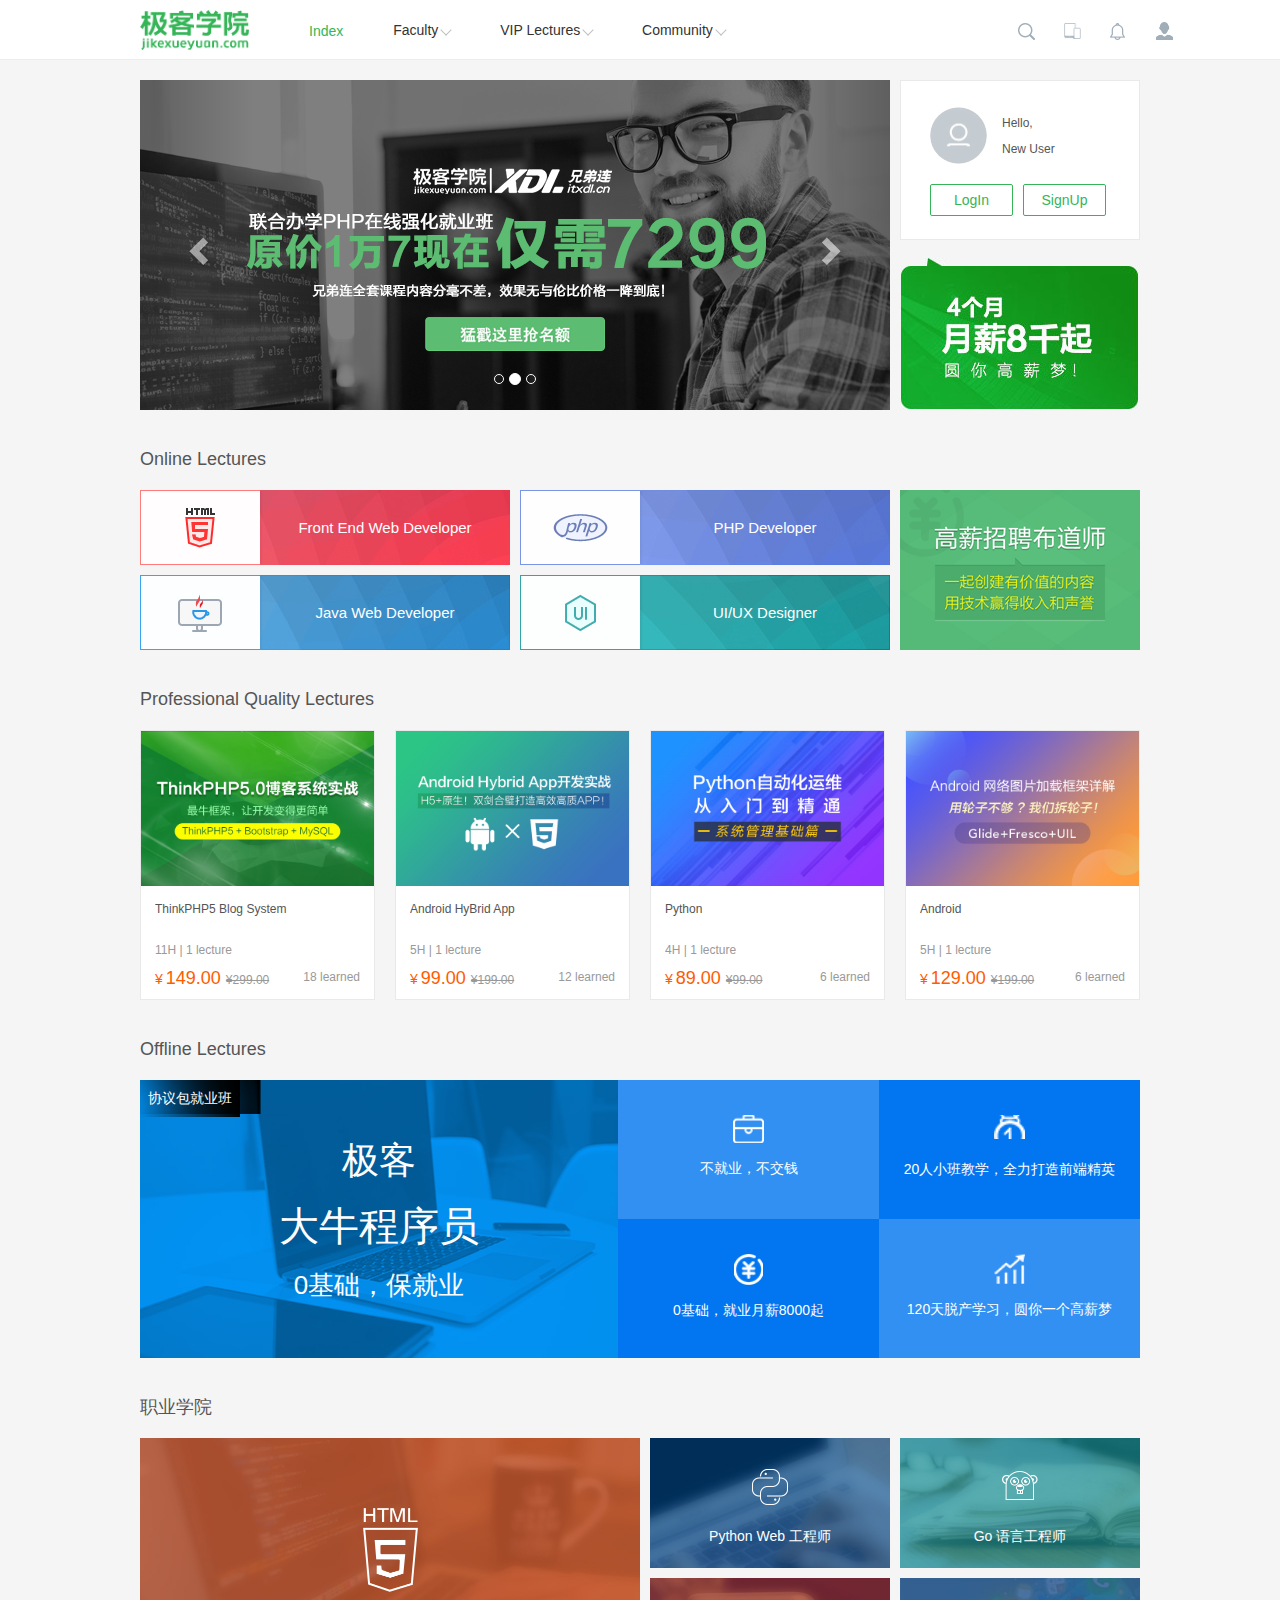
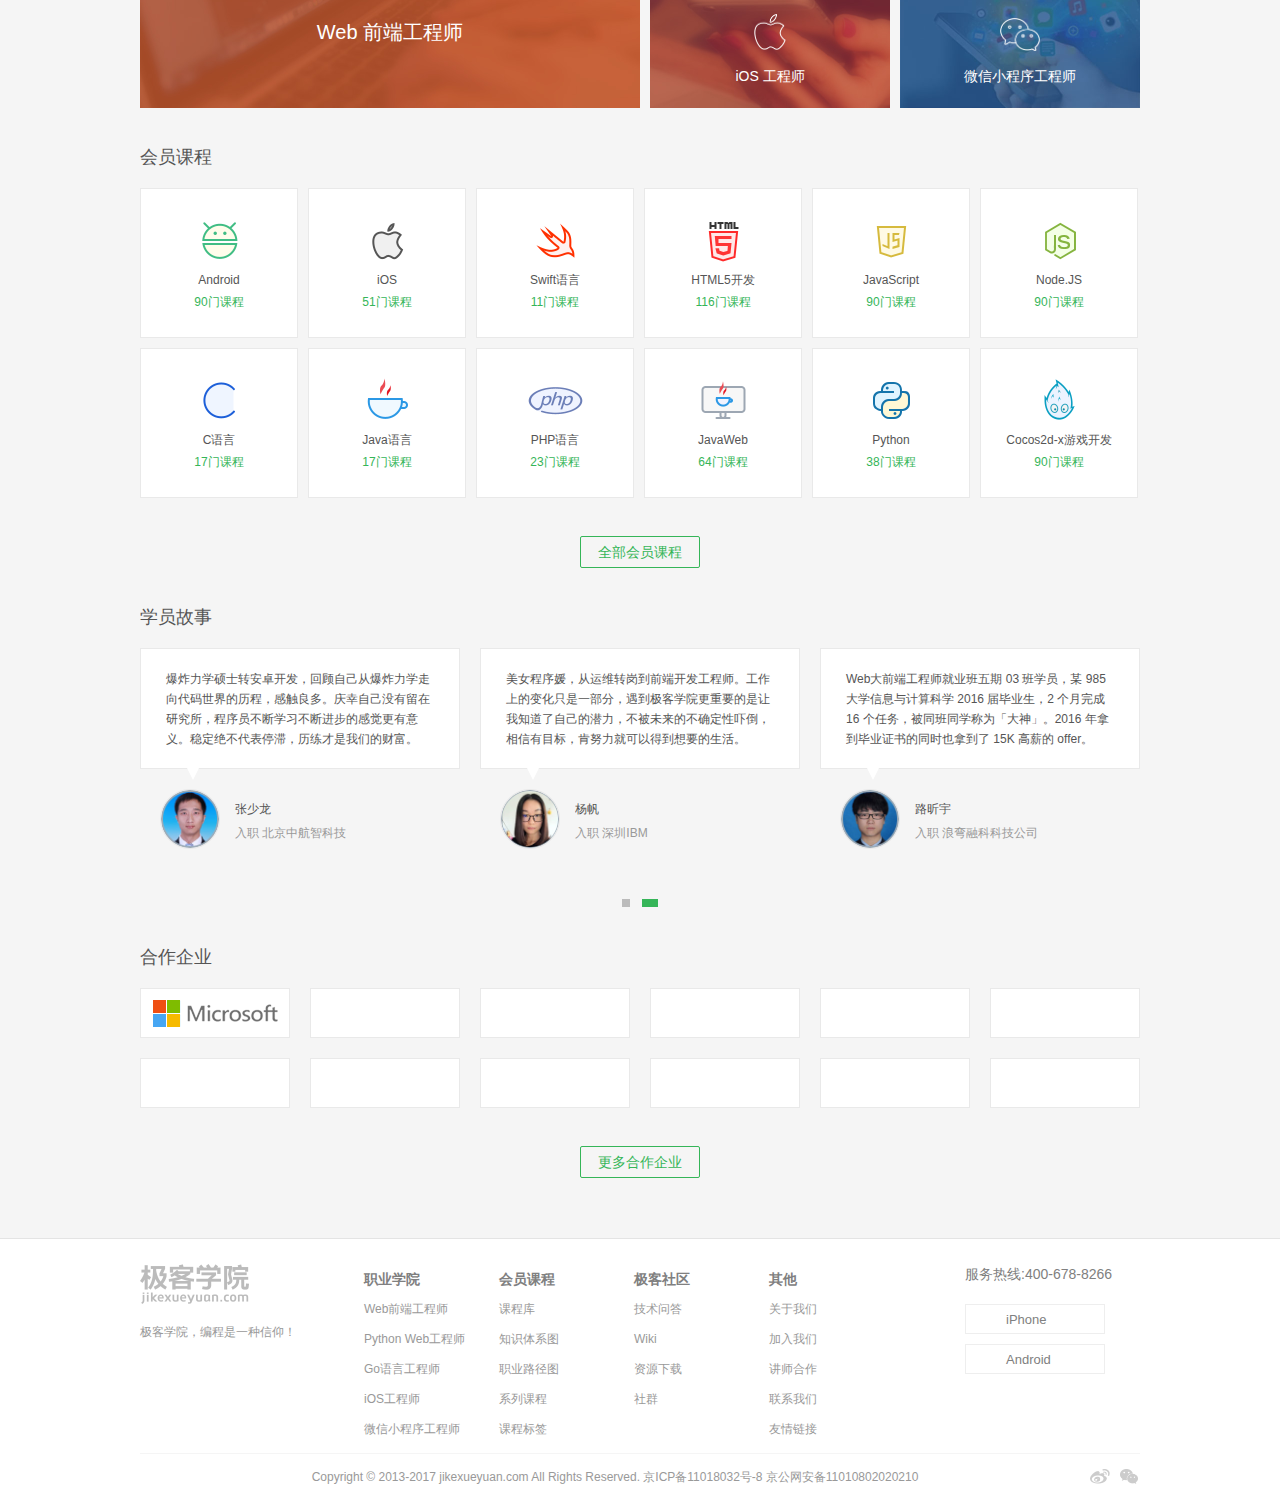
<file: index.html>
<!DOCTYPE html>
<html >
<head>
    <meta http-equiv="Content-Type" content="text/html; charset=UTF-8">
    <meta http-equiv="x-ua-compatible" content="chrome=1">
    <title>LearningCoding</title>
    <meta name="description" content="">
    <meta name="viewport" content="width=device-width, initial-scale=1, maximum-scale=1, user-scalable=no">
    <link rel="stylesheet" href="bootstrap/css/bootstrap.css">
    <link rel="stylesheet" href="bootstrap/css/bootstrap.min.css">
    <link rel="stylesheet" href="css/header.css">
    <link rel="stylesheet" href="css/body.css">
    <link rel="stylesheet" href="css/offlane-lecture.css">
    <link rel="stylesheet" href="css/jk-college.css">
    <link rel="stylesheet" href="css/jk-vip.css">
    <link rel="stylesheet" href="css/jk-story.css">
    <link rel="stylesheet" href="css/jk-partner.css">
    <link rel="stylesheet" href="css/footer.css">






    <!--<link rel="shortcut icon" href="img/favicon.ico" type="image/x-icon">-->

</head>
<body>
    <div class="wrapper">
        <header>
            <nav>
                <!--head logo-->
                <a href="http://www.jikexueyuan.com/" class="header-logo">
                    <img src="./img/logo.png">
                </a>
                <ul class="header-nav">
                    <li>
                        <!--indexpage-->
                        <a href="http://www.jikexueyuan.com/">Index</a>
                    </li>
                    <li>
                        Faculty
                        <i class="arrow-icon"></i>
                        <div class="submenu school-list">
                            <h3>Front End Faculty</h3>
                            <a href="http://www.jikexueyuan.com/zhiye/web">
                                <i class="web-icon"></i>
                                Web Front End Developer
                            </a>
                            <a href="http://www.jikexueyuan.com/zhiye/wechatapp">
                                <i class="wechat-icon"></i>
                                Wechat Developer
                            </a>
                            <h3>Back End Faculty</h3>
                            <a href="http://www.jikexueyuan.com/zhiye/php">
                                <i class="php-icon"></i>
                                PHP Developer
                            </a>
                            <a href="http://www.jikexueyuan.com/zhiye/python">
                                <i class="python-icon"></i>
                                Python Web Developer
                            </a>
                            <a href="http://www.jikexueyuan.com/zhiye/go">
                                <i class="go-icon"></i>
                                Go Developer
                            </a>
                            <h3>Mobile Faculty</h3>
                            <a href="http://www.jikexueyuan.com/zhiye/android">
                                <i class="android-icon"></i>
                                Android Developer
                            </a>
                            <a href="http://www.jikexueyuan.com/zhiye/go">
                                <i class="ios-icon"></i>
                                iOS Developer
                            </a>
                        </div>
                    </li>
                    <li>
                        VIP Lectures
                        <i class="arrow-icon"></i>
                        <div class="submenu vip-lesson">
                            <a href="http://www.jikexueyuan.com/course/">
                                <i class="kck-icon"></i>
                                Lectures
                                <span>2500+</span>
                            </a>
                            <a href="http://ke.jikexueyuan.com/zhiye/">
                                <i class="zyljt-icon"></i>
                                Career Path Map
                                <span>9</span>
                            </a>
                            <a href="http://www.jikexueyuan.com/path/">
                                <i class="zstxt-icon"></i>
                                Knowledge Hierarchy Map
                                <span>24</span>
                            </a>
                            <a href="http://ke.jikexueyuan.com/xilie/">
                                <i class="xlkc-icon"></i>
                                Series of Courses
                                <span>101</span>
                            </a>
                            <a href="http://www.jikexueyuan.com/tag/">
                                <i class="kcbq-icon"></i>
                                Lectures Lables
                                <span>4000+</span>
                            </a>
                            <a href="http://www.jikexueyuan.com/vip/">
                                <i class="vip-icon"></i>
                                VIP Prices
                                <span>30/Month 360/Year</span>
                            </a>

                        </div>
                    </li>
                    <li>
                        Community
                        <i class="arrow-icon"></i>
                        <div class="submenu vip-lesson">
                            <a href="http://wenda.jikexueyuan.com">
                                <i class="jswd-icon"></i>
                                Technical FAQ
                                <span>20000+</span>
                            </a>
                            <a href="http://wiki.jikexueyuan.com">
                                <i class="wiki-icon"></i>
                                Wiki
                                <span>351</span>
                            </a>
                            <a href="http://qun.jikexueyuan.com">
                                <i class="sq-icon"></i>
                                community
                                <span>7000+</span>
                            </a>
                            <a href="http://download.jikexueyuan.com">
                                <i class="zygx-icon"></i>
                                Resource Download
                                <span>3000+</span>
                            </a>

                        </div>
                    </li>

                </ul>
                <div class="icon-box">
                    <span class="search-icon"></span>
                    <span class="app-icon loginlist">
                        <div class="submenu">
                            <i class="top-icon"></i>
                            <img src="./img/heade-rwm.png">
                        </div>
                    </span>
                    <span class="noti-icon">

                    </span>
                    <span class="loginlist login-icon">
                        <dl class="submenu">
                            <i class="top-icon"></i>
                            <dd>
                                <a href="http://passport.jikexueyuan.com/sso/reg_phone" class="reg-btn">SignUp</a>
                                |
                                <a class="login-btn">SignIn</a>
                            </dd>
                            <dd>
                                <a href="http://passport.jikexueyuan.com/sso/login">
                                    <i class="xxzx-icon"></i>
                                    Center
                                </a>
                            </dd>
                            <dd>
                                <a href="http://passport.jikexueyuan.com/sso/login">
                                    <i class="grzy-icon"></i>
                                    Homepage
                                </a>
                            </dd>
                            <dd>
                                <a href="http://passport.jikexueyuan.com/sso/login">
                                    <i class="zhsz-icon"></i>
                                    Account
                                </a>
                            </dd>
                        </dl>
                    </span>
                </div>
            </nav>
        </header>
        <div id="pager">
            <div class="pager-first mar-t20 mar-b40">
                <div class="jk-banner">
                    <div class="container">
                        <div class="row clearfix">
                            <div class="col-md-12 column">
                                <div class="carousel slide" id="carousel-939272" data-ride="carousel">
                                    <ol class="carousel-indicators">
                                        <li data-slide-to="0" data-target="#carousel-939272">
                                        </li>
                                        <li data-slide-to="1" data-target="#carousel-939272" class="active">
                                        </li>
                                        <li data-slide-to="2" data-target="#carousel-939272">
                                        </li>
                                    </ol>
                                    <div class="carousel-inner">
                                        <div class="item">
                                            <img alt="" src="./img/banner1.png" />
                                            <div class="carousel-caption">
                                                <!--<h4>-->
                                                    <!--First Thumbnail label-->
                                                <!--</h4>-->
                                                <!--<p>-->
                                                    <!--Cras justo odio, dapibus ac facilisis in, egestas eget quam. Donec id elit non mi porta gravida at eget metus. Nullam id dolor id nibh ultricies vehicula ut id elit.-->
                                                <!--</p>-->
                                            </div>
                                        </div>
                                        <div class="item active">
                                            <img alt="" src="./img/banner2.png" />
                                            <div class="carousel-caption">
                                                <!--<h4>-->
                                                    <!--Second Thumbnail label-->
                                                <!--</h4>-->
                                                <!--<p>-->
                                                    <!--Cras justo odio, dapibus ac facilisis in, egestas eget quam. Donec id elit non mi porta gravida at eget metus. Nullam id dolor id nibh ultricies vehicula ut id elit.-->
                                                <!--</p>-->
                                            </div>
                                        </div>
                                        <div class="item">
                                            <img alt="" src="./img/banner3.jpg" />
                                            <div class="carousel-caption">
                                                <!--<h4>-->
                                                    <!--Third Thumbnail label-->
                                                <!--</h4>-->
                                                <!--<p>-->
                                                    <!--Cras justo odio, dapibus ac facilisis in, egestas eget quam. Donec id elit non mi porta gravida at eget metus. Nullam id dolor id nibh ultricies vehicula ut id elit.-->
                                                <!--</p>-->
                                            </div>
                                        </div>
                                    </div> <a class="left carousel-control" href="#carousel-939272" data-slide="prev"><span class="glyphicon glyphicon-chevron-left"></span></a> <a class="right carousel-control" href="#carousel-939272" data-slide="next"><span class="glyphicon glyphicon-chevron-right"></span></a>
                                </div>
                            </div>
                        </div>
                    </div>
                </div>
                <div class="jk-login">
                    <div class="userInfo">
                        <a href="http://my.jikexueyuan.com/setting/user/">
                            <img src="./img/headpic_8ce0f6d.jpg">
                        </a>
                        <span class="userName">Hello,</span>
                        <p class="userStatus">New User</p>
                    </div>
                    <a href="javascript:;" class="loginOn">LogIn</a>
                    <a href="http://passport.jikexueyuan.com/sso/reg_phone"  class="registerNow">SignUp</a>
                </div>
                <div class="jk-huodong">
                    <a href="http://www.baidu.com/cb.php?c=[base64]">
                        <img src="./img/huodong.jpg">
                    </a>
                </div>
                <section class="jk-jiuye">
                    <h2>Online Lectures</h2>
                    <a class="jk-ban web" target="_blank" href="http://j.jikexueyuan.com/train/web?jike_campaign=jiuyeban&jike_location=www_index_jiuye_imagelink_1&jike_content=170314">
                        <p>Front End Web Developer</p>
                    </a>
                    <a class="jk-ban php" target="_blank" href="http://j.jikexueyuan.com/xdl/php?jike_campaign=xdl&jike_location=www_index_jiuye_imagelink_2&jike_content=170316">
                        <p>PHP Developer</p>
                    </a>
                    <a class="jk-ban javaweb" target="_blank" href="http://j.jikexueyuan.com/train/javaweb?jike_campaign=jiuyeban&jike_location=www_index_jiuye_imagelink_3&jike_content=170314">
                        <p>Java Web Developer</p>
                    </a>
                    <a class="jk-ban ui" target="_blank" href="http://j.jikexueyuan.com/train/ux?jike_campaign=jiuyeban&jike_location=www_index_jiuye_imagelink_4&jike_content=170314">
                        <p>UI/UX Designer</p>
                    </a>
                    <div class="BAIDU_AD_JIUYE">
                        <a href="http://j.jikexueyuan.com/evangelist/apply?jike_campaign=budaoshi&jike_location=www_index_jiuye_right_imagelink_1&jike_content=170314"><img src="./img/BAIDU-AD.png"></a>
                    </div>
                </section>
            </div>
            <!--专业精品课-->
            <section class="jk-sku">
                <h2>Professional Quality Lectures</h2>
                <ul>
                    <li>
                        <a href="http://www.jikexueyuan.com/zhiye/course/66.html?type=23" target="_blank">
                            <img src="./img/jp1.jpg">
                            <div class="skuContainer">
                                <p class="skuTitle">ThinkPHP5 Blog System</p>
                                <p class="skuInfo">11H  |  1 lecture</p>
                                <span class="skuPrice">149.00</span>
                                <span class="skuThrought">¥299.00</span>
                                <span class="skuNum">18 learned</span>

                            </div>
                        </a>
                    </li>
                    <li>
                        <a href="http://www.jikexueyuan.com/zhiye/course/77.html?type=18" target="_blank">
                            <img src="./img/jp2.jpg">
                            <div class="skuContainer">
                                <p class="skuTitle">Android HyBrid App</p>
                                <p class="skuInfo">5H  |  1 lecture</p>
                                <span class="skuPrice">99.00</span>
                                <span class="skuThrought">¥199.00</span>
                                <span class="skuNum">12 learned</span>

                            </div>
                        </a>
                    </li>
                    <li>
                    <a href="http://www.jikexueyuan.com/zhiye/course/82.html?type=4" target="_blank">
                        <img src="./img/jp3.jpg">
                        <div class="skuContainer">
                            <p class="skuTitle">Python</p>
                            <p class="skuInfo">4H |  1 lecture</p>
                            <span class="skuPrice">89.00</span>
                            <span class="skuThrought">¥99.00</span>
                            <span class="skuNum">6 learned</span>

                        </div>
                    </a>
                </li>
                    <li>
                    <a href="http://www.jikexueyuan.com/zhiye/course/79.html?type=18" target="_blank">
                        <img src="./img/jp4.jpg">
                        <div class="skuContainer">
                            <p class="skuTitle">Android</p>
                            <p class="skuInfo">5H |  1 lecture</p>
                            <span class="skuPrice">129.00</span>
                            <span class="skuThrought">¥199.00</span>
                            <span class="skuNum">6 learned</span>

                        </div>
                    </a>
                </li>

                </ul>
            </section>
            <!--线下培训区-->
            <section class="jk-offline">
                    <h2>Offline Lectures</h2>
                    <ul class="daniu ">
                        <li>
                            <a target="_blank" href="http://daniu.jikexueyuan.com/web-offline/px/?jike_campaign=xianxiaban&jike_location=www_index_xianxiaban_xiaoban&jike_content=170412">
                                <span></span>
                                20人小班教学，全力打造前端精英
                            </a>
                        </li>
                        <li>
                            <a target="_blank" href="http://daniu.jikexueyuan.com/web-offline/px/?jike_campaign=xianxiaban&jike_location=www_index_xianxiaban_xiaoban&jike_content=170412">
                                <span></span>
                                不就业，不交钱
                            </a>
                        </li>
                        <li>
                            <a target="_blank" href="http://daniu.jikexueyuan.com/web-offline/px/?jike_campaign=xianxiaban&jike_location=www_index_xianxiaban_jichu&jike_content=170412">
                                <p class="ban">协议包就业班</p>
                                <span></span>
                                <p class="top-title">极客</p>
                                <p class="title">大牛程序员</p>
                                <p class="bot-title">0基础，保就业</p>
                                <i></i>
                            </a>
                        </li>
                        <li>
                            <a target="_blank" href="http://daniu.jikexueyuan.com/web-offline/px/?jike_campaign=xianxiaban&jike_location=www_index_xianxiaban_xiaoban&jike_content=170412">
                                <span></span>
                                120天脱产学习，圆你一个高薪梦
                            </a>
                        </li>
                        <li>
                            <a target="_blank" href="http://daniu.jikexueyuan.com/web-offline/px/?jike_campaign=xianxiaban&jike_location=www_index_xianxiaban_xiaoban&jike_content=170412">
                                <span></span>
                                0基础，就业月薪8000起
                            </a>
                        </li>
                    </ul>
            </section>
<!--职业学院-->
            <section class="jk-college">
                <h2>职业学院</h2>
                <ul>
                    <li class="web">
                        <a target="_blank" href="http://www.jikexueyuan.com/zhiye/web?jike_location=www_index_zhiye_shows_imagelink_1&jike_campaign=www_index&jike_content=170314">
                            <img src="./img/bgweb_054d9d5.jpg">
                            <i></i>
                            <span>Web 前端工程师</span>
                        </a>
                    </li>
                    <li class="python">
                        <a target="_blank" href="http://www.jikexueyuan.com/zhiye/python?jike_location=www_index_zhiye_shows_imagelink_2&jike_campaign=www_index&jike_content=170314">
                            <img src="./img/bgpython_c21a999.jpg">
                            <i></i>
                            <span>Python Web 工程师</span>
                        </a>
                    </li><li class="go">
                    <a target="_blank" href="http://www.jikexueyuan.com/zhiye/go?jike_location=www_index_zhiye_shows_imagelink_3&jike_campaign=www_index&jike_content=170314">
                        <img src="./img/bggo_6ac4e5b.jpg">
                        <i></i>
                        <span>Go 语言工程师</span>
                    </a>
                </li><li class="ios">
                    <a target="_blank" href="http://www.jikexueyuan.com/zhiye/web?jike_location=www_index_zhiye_shows_imagelink_1&jike_campaign=www_index&jike_content=170314">
                        <img src="./img/bgios_cadb5b0.jpg">
                        <i></i>
                        <span>iOS 工程师</span>
                    </a>
                </li><li class="more">
                    <a target="_blank" href="http://www.jikexueyuan.com/zhiye/web?jike_location=www_index_zhiye_shows_imagelink_1&jike_campaign=www_index&jike_content=170314">
                        <img src="./img/bgwechat_2357330.jpg">
                        <i></i>
                        <span>微信小程序工程师</span>
                    </a>
                </li>
                </ul>
            </section>
<!--会员课程-->
            <section class="jk-vip">
                <h2>会员课程</h2>
                <ul>
                    <li>
                        <a target="_blank" href="http://www.jikexueyuan.com/path/android">
                            <img src="./img/1_android_d6730f3.png">
                            <p>Android</p>
                            <span>90门课程</span>
                        </a>
                    </li>
                    <li>
                        <a target="_blank" href="http://www.jikexueyuan.com/path/ios">
                            <img src="./img/2_iOS_5e77ff4.png">
                            <p>iOS</p>
                            <span>51门课程</span>
                        </a>
                    </li>
                    <li>
                    <a target="_blank" href="http://www.jikexueyuan.com/path/swift">
                        <img src="./img/3_swift_79f5d60.png">
                        <p>Swift语言</p>
                        <span>11门课程</span>
                    </a>
                </li>
                    <li>
                        <a target="_blank" href="http://www.jikexueyuan.com/path/html5">
                            <img src="./img/4_html5_9ab5f1c.png">
                            <p>HTML5开发</p>
                            <span>116门课程</span>
                        </a>
                    </li>
                    <li>
                        <a target="_blank" href="http://www.jikexueyuan.com/path/javascript">
                            <img src="./img/5_javascript_83e4b7f.png">
                            <p>JavaScript</p>
                            <span>90门课程</span>
                        </a>
                    </li>
                    <li>
                        <a target="_blank" href="http://www.jikexueyuan.com/path/nodejs">
                            <img src="./img/6_js_c56bccc.png">
                            <p>Node.JS</p>
                            <span>90门课程</span>
                        </a>
                    </li>
                    <li>
                        <a target="_blank" href="http://www.jikexueyuan.com/path/c">
                            <img src="./img/7_c_07f10c0.png">
                            <p>C语言</p>
                            <span>17门课程</span>
                        </a>
                    </li>
                    <li>
                        <a target="_blank" href="http://www.jikexueyuan.com/path/java">
                            <img src="./img/8_java_89b7c2c.png">
                            <p>Java语言</p>
                            <span>17门课程</span>
                        </a>
                    </li>
                    <li>
                        <a target="_blank" href="http://www.jikexueyuan.com/path/php">
                            <img src="./img/9_php_d5fcdb8.png">
                            <p>PHP语言</p>
                            <span>23门课程</span>
                        </a>
                    </li>
                    <li>
                        <a target="_blank" href="http://www.jikexueyuan.com/path/javaweb">
                            <img src="./img/10_javaweb_26f34e5.png">
                            <p>JavaWeb</p>
                            <span>64门课程</span>
                        </a>
                    </li>
                    <li>
                        <a target="_blank" href="http://www.jikexueyuan.com/path/python">
                            <img src="./img/11_Python_d253c3e.png">
                            <p>Python</p>
                            <span>38门课程</span>
                        </a>
                    </li>
                    <li style="margin-right:0;">
                        <a target="_blank" href="http://www.jikexueyuan.com/path/cocos2d-x">
                            <img src="./img/12_cocos2d_037cd04.png">
                            <p>Cocos2d-x游戏开发</p>
                            <span>90门课程</span>
                        </a>
                    </li>
                </ul>
                <a href="http://www.jikexueyuan.com/course/" class="vipAll">全部会员课程</a>
            </section>
<!--学院故事-->
            <section class="jk-story">
                <h2>学员故事</h2>
                <div class="story-container">
                        <div class="swiper-slide">
                            <ul>
                                <li>
                                    <a target="_blank" href="http://blog.jikexueyuan.com/5.html">
                                        <div class="story-content">
                                            <p>
                                                爆炸力学硕士转安卓开发，回顾自己从爆炸力学走向代码世界的历程，感触良多。庆幸自己没有留在研究所，程序员不断学习不断进步的感觉更有意义。稳定绝不代表停滞，历练才是我们的财富。
                                            </p>
                                        </div>
                                        <div class="story-info">
                                            <img src="./img/student-4-avatar.jpg">
                                            <p>张少龙</p>
                                            <span>入职 北京中航智科技</span>
                                        </div>
                                    </a>
                                </li>
                                <li>
                                    <a target="_blank" href="http://blog.jikexueyuan.com/5.html">
                                        <div class="story-content">
                                            <p>
                                                美女程序媛，从运维转岗到前端开发工程师。工作上的变化只是一部分，遇到极客学院更重要的是让我知道了自己的潜力，不被未来的不确定性吓倒，相信有目标，肯努力就可以得到想要的生活。                                            </p>
                                        </div>
                                        <div class="story-info">
                                            <img src="./img/student-5-avatar.jpg">
                                            <p>杨帆</p>
                                            <span>入职 深圳IBM</span>
                                        </div>
                                    </a>
                                </li>
                                <li>
                                    <a target="_blank" href="http://blog.jikexueyuan.com/5.html">
                                        <div class="story-content">
                                            <p>
                                                Web大前端工程师就业班五期 03 班学员，某 985 大学信息与计算科学 2016 届毕业生，2 个月完成 16 个任务，被同班同学称为「大神」。2016 年拿到毕业证书的同时也拿到了 15K 高薪的 offer。                                            </p>
                                        </div>
                                        <div class="story-info">
                                            <img src="./img/student-6-avatar.jpg">
                                            <p>路昕宇</p>
                                            <span>入职 浪弯融科科技公司</span>
                                        </div>
                                    </a>
                                </li>
                            </ul>
                        </div>
                    <div class="story-pagination">
                        <span class="swiper-pagination-switch"></span>
                        <span class="swiper-pagination-switch swiper-active-switch"></span>
                    </div>
                </div>
            </section>
            <!--合作企业-->
            <section class="jk-partner">
                <h2>合作企业</h2>
                <ul>
                    <li>
                        <a target="_blank" href="http://zt.jikexueyuan.com/microsoftai"></a>
                    </li>
                    <li>
                        <a target="_blank" href="http://zt.jikexueyuan.com/microsoftai"></a>
                    </li>
                    <li>
                        <a target="_blank" href="http://zt.jikexueyuan.com/microsoftai"></a>
                    </li>
                    <li>
                        <a target="_blank" href="http://zt.jikexueyuan.com/microsoftai"></a>
                    </li>
                    <li>
                        <a target="_blank" href="http://zt.jikexueyuan.com/microsoftai"></a>
                    </li>
                    <li>
                        <a target="_blank" href="http://zt.jikexueyuan.com/microsoftai"></a>
                    </li>
                    <li>
                        <a target="_blank" href="http://zt.jikexueyuan.com/microsoftai"></a>
                    </li>
                    <li>
                        <a target="_blank" href="http://zt.jikexueyuan.com/microsoftai"></a>
                    </li>
                    <li>
                        <a target="_blank" href="http://zt.jikexueyuan.com/microsoftai"></a>
                    </li>
                    <li>
                        <a target="_blank" href="http://zt.jikexueyuan.com/microsoftai"></a>
                    </li>
                    <li>
                        <a target="_blank" href="http://zt.jikexueyuan.com/microsoftai"></a>
                    </li>
                    <li>
                        <a target="_blank" href="http://zt.jikexueyuan.com/microsoftai"></a>
                    </li>
                </ul>
                <a class="more-partner" target="_blank" href="http://www.jikexueyuan.com/partner">更多合作企业</a>
            </section>
        </div>
        <!--极客学院官网尾部-->
        <footer>
            <div class="jkinfor-block">
                <div class="jkinfor">
                    <div class="jk-logo">
                        <img src="./img/jk-logo-footer.png">
                        <p>极客学院，编程是一种信仰！</p>
                    </div>
                    <dl>
                        <dt>职业学院</dt>
                        <dd>
                            <a target="_blank" href="http://www.jikexueyuan.com/zhiye/web">Web前端工程师</a>
                        </dd>
                        <dd>
                            <a target="_blank" href="http://www.jikexueyuan.com/zhiye/web">Python Web工程师</a>
                        </dd>
                        <dd>
                            <a target="_blank" href="http://www.jikexueyuan.com/zhiye/web">Go语言工程师</a>
                        </dd>
                        <dd>
                            <a target="_blank" href="http://www.jikexueyuan.com/zhiye/web">iOS工程师</a>
                        </dd>
                        <dd>
                            <a target="_blank" href="http://www.jikexueyuan.com/zhiye/web">微信小程序工程师</a>
                        </dd>
                    </dl>
                    <dl>
                        <dt>会员课程</dt>
                        <dd>
                            <a target="_blank" href="http://www.jikexueyuan.com/zhiye/web">课程库</a>
                        </dd>
                        <dd>
                            <a target="_blank" href="http://www.jikexueyuan.com/zhiye/web">知识体系图</a>
                        </dd>
                        <dd>
                            <a target="_blank" href="http://www.jikexueyuan.com/zhiye/web">职业路径图</a>
                        </dd>
                        <dd>
                            <a target="_blank" href="http://www.jikexueyuan.com/zhiye/web">系列课程</a>
                        </dd>
                        <dd>
                            <a target="_blank" href="http://www.jikexueyuan.com/zhiye/web">课程标签</a>
                        </dd>
                    </dl>
                    <dl>
                        <dt>极客社区</dt>
                        <dd>
                            <a target="_blank" href="http://www.jikexueyuan.com/zhiye/web">技术问答</a>
                        </dd>
                        <dd>
                            <a target="_blank" href="http://www.jikexueyuan.com/zhiye/web">Wiki</a>
                        </dd>
                        <dd>
                            <a target="_blank" href="http://www.jikexueyuan.com/zhiye/web">资源下载</a>
                        </dd>
                        <dd>
                            <a target="_blank" href="http://www.jikexueyuan.com/zhiye/web">社群</a>
                        </dd>

                    </dl>
                    <dl>
                        <dt>其他</dt>
                        <dd>
                            <a target="_blank" href="http://www.jikexueyuan.com/zhiye/web">关于我们</a>
                        </dd>
                        <dd>
                            <a target="_blank" href="http://www.jikexueyuan.com/zhiye/web">加入我们</a>
                        </dd>
                        <dd>
                            <a target="_blank" href="http://www.jikexueyuan.com/zhiye/web">讲师合作</a>
                        </dd>
                        <dd>
                            <a target="_blank" href="http://www.jikexueyuan.com/zhiye/web">联系我们</a>
                        </dd>
                        <dd>
                            <a target="_blank" href="http://www.jikexueyuan.com/zhiye/web">友情链接</a>
                        </dd>
                    </dl>
                    <div class="jk-down">
                        <p class="hot-tel">服务热线:400-678-8266</p>
                        <div class="downCon down-ios">
                            <img src="./img/app.png" class="two">
                            iPhone
                        </div>
                        <div class="downCon down-and">
                            <img src="./img/app%20(1).png" class="two">
                            Android
                        </div>
                    </div>
                </div>

            </div>
            <div class="copyright">

                Copyright © 2013-2017
                <strong>
                    <a href="http://www.jikexueyuan.com/" target="_blank">jikexueyuan.com</a>
                </strong>
                All Rights Reserved. 京ICP备11018032号-8 京公网安备11010802020210
                <a class="down-wechat"></a>
                <a class="down-sina"></a>
            </div>


        </footer>
    </div>

    <script src="jquery-3.2.1.min.js"></script>
    <script src="./bootstrap/js/bootstrap.min.js"></script>

</body>
</html>
</file>
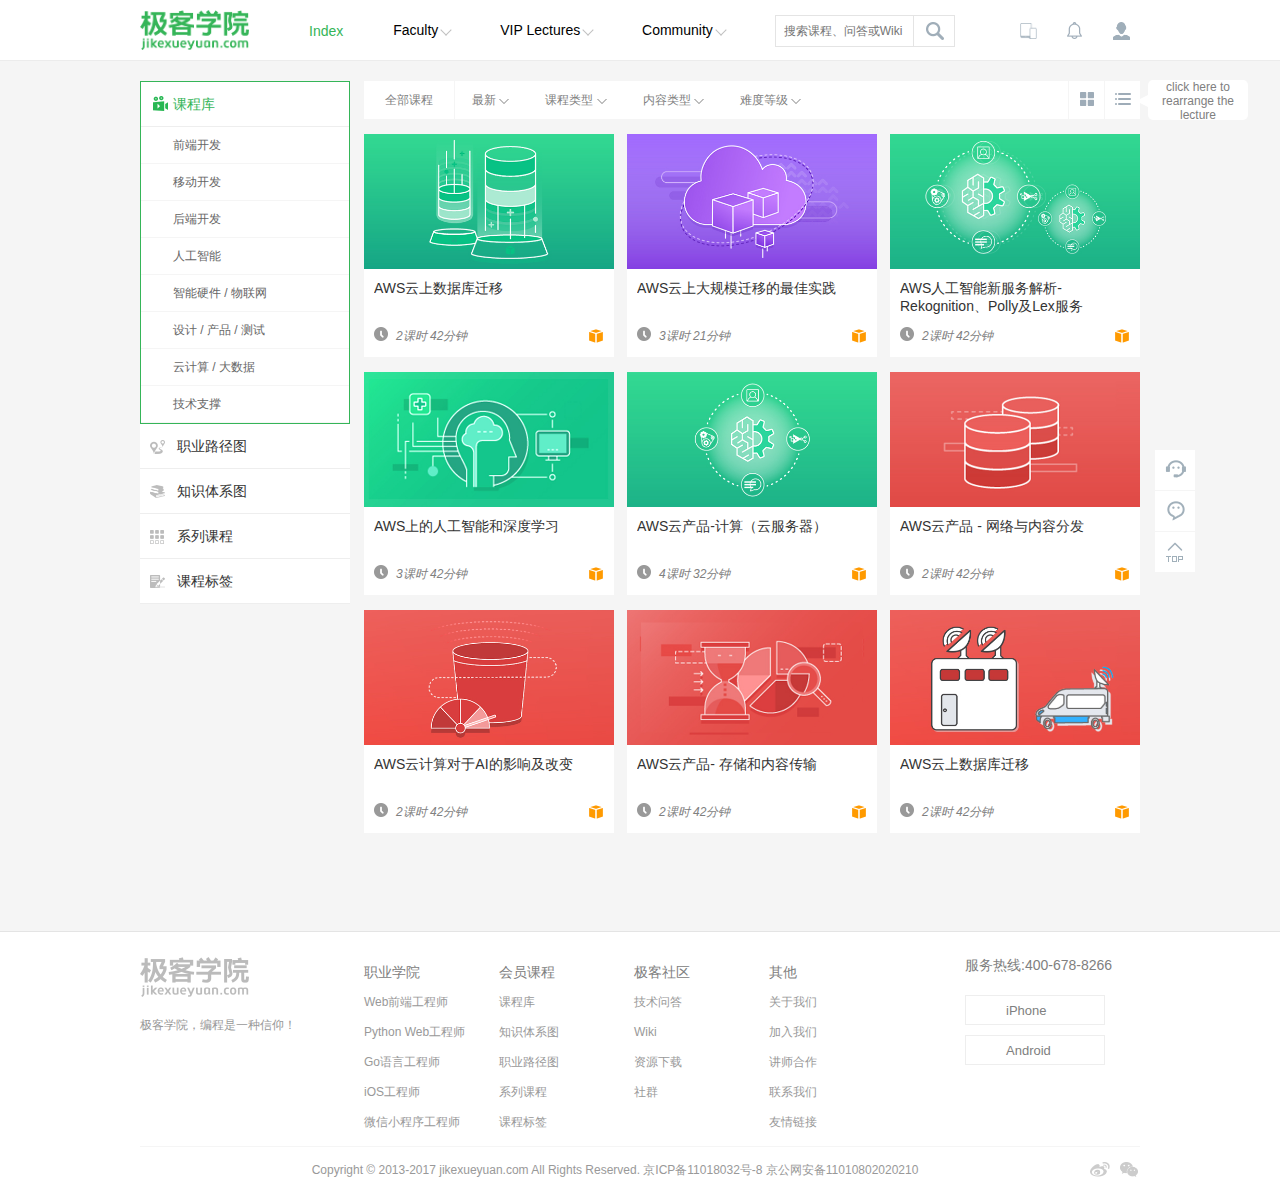
<file: lectures.html>
<!DOCTYPE html>
<html>
<head>
    <meta http-equiv="Content-Type" content="text/html; charset=UTF-8">
    <meta http-equiv="x-ua-compatible" content="chrome=1">
    <title>LearningCoding</title>
    <meta name="description" content="">
    <meta name="viewport" content="width=device-width, initial-scale=1, maximum-scale=1, user-scalable=no">
    <!--<link rel="stylesheet" href="bootstrap/css/bootstrap.css">-->
    <!--<link rel="stylesheet" href="bootstrap/css/bootstrap.min.css">-->
    <link rel="stylesheet" href="css/header.css">
    <link rel="stylesheet" href="css/body.css">
    <link rel="stylesheet" href="css/offlane-lecture.css">
    <link rel="stylesheet" href="css/jk-college.css">
    <link rel="stylesheet" href="css/jk-vip.css">
    <link rel="stylesheet" href="css/jk-story.css">
    <link rel="stylesheet" href="css/jk-partner.css">
    <link rel="stylesheet" href="css/footer.css">
    <link rel="stylesheet" href="css/lecture.css">


    <!--<link rel="shortcut icon" href="img/favicon.ico" type="image/x-icon">-->

</head>
<body>
<div class="wrapper">
    <header>
        <nav>
            <!--head logo-->
            <a href="http://www.jikexueyuan.com/" class="header-logo">
                <img src="./img/logo.png">
            </a>
            <ul class="header-nav">
                <li>
                    <!--indexpage-->
                    <a href="http://www.jikexueyuan.com/">Index</a>
                </li>
                <li>
                    Faculty
                    <i class="arrow-icon"></i>
                    <div class="submenu school-list">
                        <h3>Front End Faculty</h3>
                        <a href="http://www.jikexueyuan.com/zhiye/web">
                            <i class="web-icon"></i>
                            Web Front End Developer
                        </a>
                        <a href="http://www.jikexueyuan.com/zhiye/wechatapp">
                            <i class="wechat-icon"></i>
                            Wechat Developer
                        </a>
                        <h3>Back End Faculty</h3>
                        <a href="http://www.jikexueyuan.com/zhiye/php">
                            <i class="php-icon"></i>
                            PHP Developer
                        </a>
                        <a href="http://www.jikexueyuan.com/zhiye/python">
                            <i class="python-icon"></i>
                            Python Web Developer
                        </a>
                        <a href="http://www.jikexueyuan.com/zhiye/go">
                            <i class="go-icon"></i>
                            Go Developer
                        </a>
                        <h3>Mobile Faculty</h3>
                        <a href="http://www.jikexueyuan.com/zhiye/android">
                            <i class="android-icon"></i>
                            Android Developer
                        </a>
                        <a href="http://www.jikexueyuan.com/zhiye/go">
                            <i class="ios-icon"></i>
                            iOS Developer
                        </a>
                    </div>
                </li>
                <li>
                    VIP Lectures
                    <i class="arrow-icon"></i>
                    <div class="submenu vip-lesson">
                        <a href="http://www.jikexueyuan.com/course/">
                            <i class="kck-icon"></i>
                            Lectures
                            <span>2500+</span>
                        </a>
                        <a href="http://ke.jikexueyuan.com/zhiye/">
                            <i class="zyljt-icon"></i>
                            Career Path Map
                            <span>9</span>
                        </a>
                        <a href="http://www.jikexueyuan.com/path/">
                            <i class="zstxt-icon"></i>
                            Knowledge Hierarchy Map
                            <span>24</span>
                        </a>
                        <a href="http://ke.jikexueyuan.com/xilie/">
                            <i class="xlkc-icon"></i>
                            Series of Courses
                            <span>101</span>
                        </a>
                        <a href="http://www.jikexueyuan.com/tag/">
                            <i class="kcbq-icon"></i>
                            Lectures Lables
                            <span>4000+</span>
                        </a>
                        <a href="http://www.jikexueyuan.com/vip/">
                            <i class="vip-icon"></i>
                            VIP Prices
                            <span>30/Month 360/Year</span>
                        </a>

                    </div>
                </li>
                <li>
                    Community
                    <i class="arrow-icon"></i>
                    <div class="submenu vip-lesson">
                        <a href="http://wenda.jikexueyuan.com">
                            <i class="jswd-icon"></i>
                            Technical FAQ
                            <span>20000+</span>
                        </a>
                        <a href="http://wiki.jikexueyuan.com">
                            <i class="wiki-icon"></i>
                            Wiki
                            <span>351</span>
                        </a>
                        <a href="http://qun.jikexueyuan.com">
                            <i class="sq-icon"></i>
                            community
                            <span>7000+</span>
                        </a>
                        <a href="http://download.jikexueyuan.com">
                            <i class="zygx-icon"></i>
                            Resource Download
                            <span>3000+</span>
                        </a>

                    </div>
                </li>

            </ul>
            <!--搜索框-->
            <div class="search">
                <input class="searchinput" placeholder="搜索课程、问答或Wiki"></input>
                <span class="search-icon2"></span>
            </div>
            <div class="icon-box">
                <span class="app-icon loginlist">
                        <div class="submenu">
                            <i class="top-icon"></i>
                            <img src="./img/heade-rwm.png">
                        </div>
                    </span>
                <span class="noti-icon">

                    </span>
                <span class="loginlist login-icon">
                        <dl class="submenu">
                            <i class="top-icon"></i>
                            <dd>
                                <a href="http://passport.jikexueyuan.com/sso/reg_phone" class="reg-btn">SignUp</a>
                                |
                                <a class="login-btn">SignIn</a>
                            </dd>
                            <dd>
                                <a href="http://passport.jikexueyuan.com/sso/login">
                                    <i class="xxzx-icon"></i>
                                    Center
                                </a>
                            </dd>
                            <dd>
                                <a href="http://passport.jikexueyuan.com/sso/login">
                                    <i class="grzy-icon"></i>
                                    Homepage
                                </a>
                            </dd>
                            <dd>
                                <a href="http://passport.jikexueyuan.com/sso/login">
                                    <i class="zhsz-icon"></i>
                                    Account
                                </a>
                            </dd>
                        </dl>
                    </span>
            </div>
        </nav>
    </header>

    <div id="pager2" style="min-height:800px;">
        <div class="pager-first mar-t20 mar-b40">
            <!--main contanier right-->
            <div id="main" class="f_r">
                <div class="tagGather">
                    <div class="bd">
                        <div class="listbox">
                            <!--sort start-->
                            <div class="sort">
                                <div class="wrap">
                                    <div class="sortMode">
                                        <h3>全部课程</h3>
                                        <dl class="">
                                            <dt>
                                                <span>最新</span>
                                                <i class="arrow"></i>
                                            </dt>
                                            <dd>
                                               <p class="lession-new">
                                                   <a>最新</a>
                                               </p>
                                                <p class="lession-new">
                                                    <a>最热</a>
                                                </p>
                                            </dd>
                                        </dl>
                                        <dl class="">
                                            <dt>
                                                <span>课程类型</span>
                                                <i class="arrow"></i>
                                            </dt>
                                            <dd>
                                                <p class="lession-new">
                                                    <a>VIP</a>
                                                </p>
                                                <p class="lession-new">
                                                    <a>免费</a>
                                                </p>
                                                <p class="lession-new">
                                                    <a>认证专享</a>
                                                </p>
                                                <p class="lession-new">
                                                    <a>全部</a>
                                                </p>
                                            </dd>
                                        </dl>
                                        <dl class="">
                                            <dt>
                                                <span>内容类型</span>
                                                <i class="arrow"></i>
                                            </dt>
                                            <dd>
                                                <p class="lession-new">
                                                    <a>知识精讲</a>
                                                </p>
                                                <p class="lession-new">
                                                    <a>项目实战</a>
                                                </p>
                                                <p class="lession-new">
                                                    <a>全部</a>
                                                </p>
                                            </dd>
                                        </dl>
                                        <dl class="">
                                            <dt>
                                                <span>难度等级</span>
                                                <i class="arrow"></i>
                                            </dt>
                                            <dd>
                                                <p class="lession-new">
                                                    <a>初级</a>
                                                </p>
                                                <p class="lession-new">
                                                    <a>中级</a>
                                                </p>
                                                <p class="lession-new">
                                                    <a>高级</a>
                                                </p>
                                                <p class="lession-new">
                                                    <a>全部</a>
                                                </p>
                                            </dd>
                                        </dl>
                                    </div>
                                    <div class="previewMode">
                                        <ul>
                                            <li class="kuai-icon">
                                                <i class="icon"></i>
                                            </li>
                                            <li class="list-icon">
                                                <i class="icon"></i>
                                                <div class="info">
                                                    click here to rearrange the lecture
                                                </div>
                                            </li>
                                        </ul>
                                    </div>
                                </div>
                            </div>
                            <!--sort end-->
                            <!--lesson-list start-->
                            <div id="lesson-list" class="lesson-list">
                                <ul class="">
                                    <li class="lesson-item">
                                        <div class="lessonimg-box">
                                            <i class="user-action lesson-shoucang "></i>
                                            <a>
                                                <img class="lessonimg" src="./img/lesson1.jpg">
                                                <div class="lessonplay">
                                                    <i class="playericon"></i>
                                                </div>
                                            </a>
                                        </div>
                                        <div class="lesson-infor">
                                            <h2 class="lesson-info-h2">
                                                <a>AWS云上数据库迁移</a>
                                            </h2>
                                            <p class="lesson-p">
                                                本课将向大家讲述数据库迁移到云的方法，数据库平台重构的可用选项，云上数据库迁移的最佳实践和注意事项，以及AWS数据库迁移工具（DMT）的使用方法。
                                            </p>
                                            <div class="timeandicon">
                                                <div class="cf">
                                                    <dl>
                                                        <dd class="mar-b8">
                                                            <i class="time-icon"></i>
                                                            <em>2课时 42分钟</em>
                                                        </dd>
                                                        <dd class="zhongji">
                                                            <i class="xinhao-icon"></i>
                                                            <em>初级</em>
                                                        </dd>
                                                    </dl>
                                                    <em class="learn-number">1179人学习</em>
                                                </div>
                                                <div class="cf">
                                                    <div class="lessonicon-box">
                                                        <a>
                                                            <img src="./img/box.png" width="16">
                                                        </a>
                                                    </div>
                                                </div>
                                            </div>
                                        </div>
                                    </li>
                                    <li class="lesson-item">
                                        <div class="lessonimg-box">
                                            <i class="user-action lesson-shoucang "></i>
                                            <a>
                                                <img class="lessonimg" src="./img/lesson2.jpg">
                                                <div class="lessonplay">
                                                    <i class="playericon"></i>
                                                </div>
                                            </a>
                                        </div>
                                        <div class="lesson-infor">
                                            <h2 class="lesson-info-h2">
                                                <a>AWS云上大规模迁移的最佳实践</a>
                                            </h2>
                                            <p class="lesson-p">

                                                通过AWS的最佳实践，能够帮助企业业务以高效方式实现线下数据中心迁移到AWS云上环境，包括迁移战略，迁移方法，迁移规划和迁移执行。
                                            </p>
                                            <div class="timeandicon">
                                                <div class="cf">
                                                    <dl>
                                                        <dd class="mar-b8">
                                                            <i class="time-icon"></i>
                                                            <em>3课时 21分钟</em>
                                                        </dd>
                                                        <dd class="zhongji">
                                                            <i class="xinhao-icon"></i>
                                                            <em>初级</em>
                                                        </dd>
                                                    </dl>
                                                    <em class="learn-number">679人学习</em>
                                                </div>
                                                <div class="cf">
                                                    <div class="lessonicon-box">
                                                        <a>
                                                            <img src="./img/box.png" width="16">
                                                        </a>
                                                    </div>
                                                </div>
                                            </div>
                                        </div>
                                    </li>
                                    <li class="lesson-item lesson-item-last">
                                        <div class="lessonimg-box">
                                            <i class="user-action lesson-shoucang "></i>
                                            <a>
                                                <img class="lessonimg" src="./img/lesson3.jpg">
                                                <div class="lessonplay">
                                                    <i class="playericon"></i>
                                                </div>
                                            </a>
                                        </div>
                                        <div class="lesson-infor">
                                            <h2 class="lesson-info-h2">
                                                <a>AWS人工智能新服务解析-Rekognition、Polly及Lex服务</a>
                                            </h2>
                                            <p class="lesson-p">

                                                本课程是AWS re:Invent 2016 Recap北京站活动分享了AWS人工智能新服务解，分享了深度学习在多个领域中推动人工智能的发展，以及如何在商业中取得成功。
                                            </p>
                                            <div class="timeandicon">
                                                <div class="cf">
                                                    <dl>
                                                        <dd class="mar-b8">
                                                            <i class="time-icon"></i>
                                                            <em>2课时 42分钟</em>
                                                        </dd>
                                                        <dd class="zhongji">
                                                            <i class="xinhao-icon"></i>
                                                            <em>初级</em>
                                                        </dd>
                                                    </dl>
                                                    <em class="learn-number">1179人学习</em>
                                                </div>
                                                <div class="cf">
                                                    <div class="lessonicon-box">
                                                        <a>
                                                            <img src="./img/box.png" width="16">
                                                        </a>
                                                    </div>
                                                </div>
                                            </div>
                                        </div>
                                    </li>
                                    <li class="lesson-item">
                                        <div class="lessonimg-box">
                                            <i class="user-action lesson-shoucang "></i>
                                            <a>
                                                <img class="lessonimg" src="./img/lesson4.jpg">
                                                <div class="lessonplay">
                                                    <i class="playericon"></i>
                                                </div>
                                            </a>
                                        </div>
                                        <div class="lesson-infor">
                                            <h2 class="lesson-info-h2">
                                                <a>AWS上的人工智能和深度学习</a>
                                            </h2>
                                            <p class="lesson-p">

                                                本课程是AWS re:Invent 2016 Recap上海站活动，由AWS 架构师分享了AWS上的人工智能和深度学习，其中包括最新的卷积神经网络模型。
                                            </p>
                                            <div class="timeandicon">
                                                <div class="cf">
                                                    <dl>
                                                        <dd class="mar-b8">
                                                            <i class="time-icon"></i>
                                                            <em>3课时 42分钟</em>
                                                        </dd>
                                                        <dd class="zhongji">
                                                            <i class="xinhao-icon"></i>
                                                            <em>初级</em>
                                                        </dd>
                                                    </dl>
                                                    <em class="learn-number">377人学习</em>
                                                </div>
                                                <div class="cf">
                                                    <div class="lessonicon-box">
                                                        <a>
                                                            <img src="./img/box.png" width="16">
                                                        </a>
                                                    </div>
                                                </div>
                                            </div>
                                        </div>
                                    </li>
                                    <li class="lesson-item">
                                        <div class="lessonimg-box">
                                            <i class="user-action lesson-shoucang "></i>
                                            <a>
                                                <img class="lessonimg" src="./img/lesson5.jpg">
                                                <div class="lessonplay">
                                                    <i class="playericon"></i>
                                                </div>
                                            </a>
                                        </div>
                                        <div class="lesson-infor">
                                            <h2 class="lesson-info-h2">
                                                <a>AWS云产品-计算（云服务器）</a>
                                            </h2>
                                            <p class="lesson-p">

                                                借助AWS 计算类云产品，你可以将你的应用程序作为虚拟服务器、容器或代码进行部署、运行和扩展。
                                            </p>
                                            <div class="timeandicon">
                                                <div class="cf">
                                                    <dl>
                                                        <dd class="mar-b8">
                                                            <i class="time-icon"></i>
                                                            <em>4课时 32分钟</em>
                                                        </dd>
                                                        <dd class="zhongji">
                                                            <i class="xinhao-icon"></i>
                                                            <em>初级</em>
                                                        </dd>
                                                    </dl>
                                                    <em class="learn-number">879人学习</em>
                                                </div>
                                                <div class="cf">
                                                    <div class="lessonicon-box">
                                                        <a>
                                                            <img src="./img/box.png" width="16">
                                                        </a>
                                                    </div>
                                                </div>
                                            </div>
                                        </div>
                                    </li>
                                    <li class="lesson-item lesson-item-last">
                                        <div class="lessonimg-box">
                                            <i class="user-action lesson-shoucang "></i>
                                            <a>
                                                <img class="lessonimg" src="./img/lesson6.jpg">
                                                <div class="lessonplay">
                                                    <i class="playericon"></i>
                                                </div>
                                            </a>
                                        </div>
                                        <div class="lesson-infor">
                                            <h2 class="lesson-info-h2">
                                                <a>AWS云产品 - 网络与内容分发</a>
                                            </h2>
                                            <p class="lesson-p">

                                                AWS云中网络服务Amazon VPC, 可以让你在AWS 云中预置一个逻辑隔离分区，让你在自己定义的虚拟网络中启动 AWS 资源。
                                            </p>
                                            <div class="timeandicon">
                                                <div class="cf">
                                                    <dl>
                                                        <dd class="mar-b8">
                                                            <i class="time-icon"></i>
                                                            <em>2课时 42分钟</em>
                                                        </dd>
                                                        <dd class="zhongji">
                                                            <i class="xinhao-icon"></i>
                                                            <em>初级</em>
                                                        </dd>
                                                    </dl>
                                                    <em class="learn-number">1179人学习</em>
                                                </div>
                                                <div class="cf">
                                                    <div class="lessonicon-box">
                                                        <a>
                                                            <img src="./img/box.png" width="16">
                                                        </a>
                                                    </div>
                                                </div>
                                            </div>
                                        </div>
                                    </li>
                                    <li class="lesson-item">
                                        <div class="lessonimg-box">
                                            <i class="user-action lesson-shoucang "></i>
                                            <a>
                                                <img class="lessonimg" src="./img/lesson7.jpg">
                                                <div class="lessonplay">
                                                    <i class="playericon"></i>
                                                </div>
                                            </a>
                                        </div>
                                        <div class="lesson-infor">
                                            <h2 class="lesson-info-h2">
                                                <a>AWS云计算对于AI的影响及改变</a>
                                            </h2>
                                            <p class="lesson-p">

                                                本课程是AWS re:Invent 2016 Recap广州站活动，包括AWS云计算对于AI的影响及改变；人工智能在广告素材优化，游戏设计，线下零售，语言教学等方面的应用；案例分析和搭建架构的分享。

                                            </p>
                                            <div class="timeandicon">
                                                <div class="cf">
                                                    <dl>
                                                        <dd class="mar-b8">
                                                            <i class="time-icon"></i>
                                                            <em>2课时 42分钟</em>
                                                        </dd>
                                                        <dd class="zhongji">
                                                            <i class="xinhao-icon"></i>
                                                            <em>初级</em>
                                                        </dd>
                                                    </dl>
                                                    <em class="learn-number">1179人学习</em>
                                                </div>
                                                <div class="cf">
                                                    <div class="lessonicon-box">
                                                        <a>
                                                            <img src="./img/box.png" width="16">
                                                        </a>
                                                    </div>
                                                </div>
                                            </div>
                                        </div>
                                    </li>
                                    <li class="lesson-item">
                                        <div class="lessonimg-box">
                                            <i class="user-action lesson-shoucang "></i>
                                            <a>
                                                <img class="lessonimg" src="./img/lesson8.jpg">
                                                <div class="lessonplay">
                                                    <i class="playericon"></i>
                                                </div>
                                            </a>
                                        </div>
                                        <div class="lesson-infor">
                                            <h2 class="lesson-info-h2">
                                                <a>AWS云产品- 存储和内容传输</a>
                                            </h2>
                                            <p class="lesson-p">
                                                本课将向大家讲述数据库迁移到云的方法，数据库平台重构的可用选项，云上数据库迁移的最佳实践和注意事项，以及AWS数据库迁移工具（DMT）的使用方法。
                                            </p>
                                            <div class="timeandicon">
                                                <div class="cf">
                                                    <dl>
                                                        <dd class="mar-b8">
                                                            <i class="time-icon"></i>
                                                            <em>2课时 42分钟</em>
                                                        </dd>
                                                        <dd class="zhongji">
                                                            <i class="xinhao-icon"></i>
                                                            <em>初级</em>
                                                        </dd>
                                                    </dl>
                                                    <em class="learn-number">1179人学习</em>
                                                </div>
                                                <div class="cf">
                                                    <div class="lessonicon-box">
                                                        <a>
                                                            <img src="./img/box.png" width="16">
                                                        </a>
                                                    </div>
                                                </div>
                                            </div>
                                        </div>
                                    </li>
                                    <li class="lesson-item lesson-item-last">
                                        <div class="lessonimg-box">
                                            <i class="user-action lesson-shoucang "></i>
                                            <a>
                                                <img class="lessonimg" src="./img/lesson9.jpg">
                                                <div class="lessonplay">
                                                    <i class="playericon"></i>
                                                </div>
                                            </a>
                                        </div>
                                        <div class="lesson-infor">
                                            <h2 class="lesson-info-h2">
                                                <a>AWS云上数据库迁移</a>
                                            </h2>
                                            <p class="lesson-p">
                                                本课将向大家讲述数据库迁移到云的方法，数据库平台重构的可用选项，云上数据库迁移的最佳实践和注意事项，以及AWS数据库迁移工具（DMT）的使用方法。
                                            </p>
                                            <div class="timeandicon">
                                                <div class="cf">
                                                    <dl>
                                                        <dd class="mar-b8">
                                                            <i class="time-icon"></i>
                                                            <em>2课时 42分钟</em>
                                                        </dd>
                                                        <dd class="zhongji">
                                                            <i class="xinhao-icon"></i>
                                                            <em>初级</em>
                                                        </dd>
                                                    </dl>
                                                    <em class="learn-number">1179人学习</em>
                                                </div>
                                                <div class="cf">
                                                    <div class="lessonicon-box">
                                                        <a>
                                                            <img src="./img/box.png" width="16">
                                                        </a>
                                                    </div>
                                                </div>
                                            </div>
                                        </div>
                                    </li>
                                </ul>
                            </div>
                            <!--lesson-list end-->

                        </div>

                    </div>
                </div>
            </div>
            <!--main contanier right end-->

            <div id="aside" class="f_l">
                <div class="aside-allCategory">
                    <div class="hd">
                        <h2 class="">
                            <a>
                                <i class="icon-course-curr"></i>
                                课程库
                            </a>
                        </h2>
                    </div>
                    <div class="bd">
                        <ul class="aside-cList">
                            <li>
                                <div>
                                    <a>前端开发</a>
                                    <div class="list-show">
                                        <dl>
                                            <dt>
                                                <a>前端基础</a>
                                            </dt>
                                            <dd>
                                                <a>HTML</a>
                                                <a>CSS</a>
                                                <a>JavaScript</a>
                                                <a>HTML5</a>
                                                <a>CSS3</a>
                                                <a>技术前瞻</a>

                                            </dd>
                                        </dl>
                                        <dl>
                                            <dt>
                                                <a>前端进阶</a>
                                            </dt>
                                            <dd>
                                                <a>Typescript</a>
                                                <a>前端安全</a>
                                                <a>项目实战</a>
                                            </dd>
                                        </dl>
                                        <dl>
                                            <dt>
                                                <a>前端框架</a>
                                            </dt>
                                            <dd>
                                                <a>jQuery</a>
                                                <a>jQuery UI</a>
                                                <a>jQuery Mobile</a>
                                                <a>Ext Js</a>
                                                <a>Angular Js</a>
                                                <a>React Js</a>
                                                <a>React</a>
                                                <a>BootStrap</a>
                                                <a>React Native</a>

                                            </dd>
                                        </dl>
                                        <dl>
                                            <dt>
                                                <a>HTML5游戏</a>
                                            </dt>
                                            <dd>
                                                <a>canvas</a>
                                                <a>SVG</a>
                                                <a>WebGL</a>
                                                <a>HTML5</a>
                                                <a>Cocos2d-Js</a>
                                                <a>CreateJs</a>

                                            </dd>
                                        </dl>
                                    </div>
                                </div>
                            </li>
                            <li>
                                <div>
                                    <a>移动开发</a>
                                    <div class="list-show">
                                        <dl>
                                            <dt>
                                                <a>应用开发</a>
                                            </dt>
                                            <dd>
                                                <a>Androids</a>
                                                <a>IOS</a>


                                            </dd>
                                        </dl>
                                        <dl>
                                        <dt>
                                            <a>游戏开发</a>
                                        </dt>
                                        <dd>
                                            <a>Cocos</a>
                                            <a>Unity3D</a>
                                            <a>unReal</a>
                                        </dd>
                                    </dl>
                                        <dl>
                                        <dt>
                                            <a>常用框架</a>
                                        </dt>
                                        <dd>
                                            <a>Cordova</a>
                                            <a>React Native</a>
                                        </dd>
                                    </dl>
                                    </div>
                                </div>
                            </li>
                            <li>
                                <div>
                                    <a>后端开发</a>
                                    <div class="list-show">
                                        <dl>
                                            <dt>
                                                <a>Python</a>
                                            </dt>
                                            <dd>
                                                <a>Python基础</a>
                                                <a>web2py</a>
                                                <a>Django</a>
                                                <a>Flask</a>

                                            </dd>
                                        </dl>
                                        <dl>
                                            <dt>
                                                <a>PHP</a>
                                            </dt>
                                            <dd>
                                                <a>PHP 基础</a>
                                                <a>Yii</a>
                                                <a>ThinkPhp</a>
                                                <a>Laravel</a>
                                                <a>WorldPress</a>
                                                <a>Phalcon</a>
                                                <a>Apache</a>
                                            </dd>
                                        </dl>
                                        <dl>
                                            <dt>
                                                <a>Node JS</a>
                                            </dt>
                                            <dd>
                                                <a>Node Js 基础</a>
                                                <a>Express</a>
                                                <a>Meteor</a>
                                                <a>Hexo</a>
                                            </dd>
                                        </dl>
                                        <dl>
                                            <dt>
                                                <a>ASP NET</a>
                                            </dt>
                                            <dd>
                                                <a>C#</a>
                                                <a>ASP NET MVC</a>
                                                <a>WPF</a>
                                            </dd>
                                        </dl>
                                        <dl>
                                            <dt>
                                                <a>J2EE</a>
                                            </dt>
                                            <dd>
                                                <a>JSP</a>
                                                <a>Maven</a>
                                                <a>Spring</a>
                                                <a>SpringMVC</a>
                                                <a>Struts2</a>
                                                <a>Mybatis</a>
                                                <a>Hibernate</a>

                                            </dd>
                                        </dl>
                                        <dl>
                                            <dt>
                                                <a>Ruby</a>
                                            </dt>
                                            <dd>
                                                <a>Ruby基础</a>
                                                <a>Ruby On Rail</a>
                                            </dd>
                                        </dl>
                                    </div>
                                </div>
                            </li>
                            <li>
                                <div>
                                    <a>人工智能</a>
                                    <div class="list-show">
                                        <dl>
                                            <dt>
                                                <a>微软AI</a>
                                            </dt>
                                            <dd>
                                                <a>人工智能概览</a>
                                                <a>服务于API</a>
                                            </dd>
                                        </dl>
                                        <dl>
                                            <dt>
                                                <a>人工智能基础</a>
                                            </dt>
                                            <dd>
                                                <a>行业解读</a>
                                            </dd>
                                        </dl>
                                    </div>
                                </div>
                            </li>
                            <li>
                                <div>
                                    <a>智能硬件 / 物联网</a>
                                    <div class="list-show">
                                        <dl>
                                            <dt>
                                                <a>硬件架构</a>
                                            </dt>
                                            <dd>
                                                <a>C51</a>
                                                <a>ARM</a>
                                                <a>Keil</a>
                                                <a>AVR</a>
                                            </dd>
                                        </dl>
                                        <dl>
                                            <dt>
                                                <a>物联网操作系统</a>
                                            </dt>
                                            <dd>
                                                <a>RTOS</a>
                                            </dd>
                                        </dl>
                                        <dl>
                                            <dt>
                                                <a>开源硬件平台</a>
                                            </dt>
                                            <dd>
                                                <a>树莓派</a>
                                                <a>mbed</a>
                                                <a>Gokit</a>
                                                <a>Guitar</a>
                                            </dd>
                                        </dl>
                                        <dl>
                                            <dt>
                                                <a>通信连接技术</a>
                                            </dt>
                                            <dd>
                                                <a>无线WIFI</a>
                                                <a>蓝牙</a>
                                                <a>移动通信</a>
                                                <a>NFC</a>
                                            </dd>
                                        </dl>
                                    </div>
                                </div>
                            </li>
                            <li>
                                <div>
                                    <a>设计 / 产品 / 测试</a>
                                    <div class="list-show">
                                        <dl>
                                            <dt>
                                                <a>设计基础</a>
                                            </dt>
                                            <dd>
                                                <a>PhotoShop</a>
                                                <a>Flash</a>
                                                <a>illstrator</a>
                                                <a>sketch</a>
                                            </dd>
                                        </dl>
                                        <dl>
                                            <dt>
                                                <a>游戏设计</a>
                                            </dt>
                                            <dd>
                                                <a>界面设计</a>
                                                <a>角色设计</a>
                                            </dd>
                                        </dl>
                                        <dl>
                                            <dt>
                                                <a>产品经理</a>
                                            </dt>
                                            <dd>
                                                <a>需求分析</a>
                                                <a>项目实战</a>
                                            </dd>
                                        </dl>
                                        <dl>
                                            <dt>
                                                <a>测试工具</a>
                                            </dt>
                                            <dd>
                                                <a>自动化测试</a>
                                            </dd>
                                        </dl>
                                    </div>
                                </div>
                            </li>
                            <li>
                                <div>
                                    <a>云计算 / 大数据</a>
                                    <div class="list-show">
                                        <dl>
                                            <dt>
                                                <a>云计算</a>
                                            </dt>
                                            <dd>
                                                <a>Openstack</a>
                                                <a>Docker</a>
                                                <a>Iaas</a>
                                            </dd>
                                        </dl>
                                        <dl>
                                            <dt>
                                                <a>大数据</a>
                                            </dt>
                                            <dd>
                                                <a>Hadoop</a>
                                                <a>Storm</a>
                                                <a>Hive</a>
                                                <a>Flume</a>
                                                <a>Spark</a>
                                                <a>Hbase</a>
                                            </dd>
                                        </dl>
                                        <dl>
                                            <dt>
                                                <a>虚拟化</a>
                                            </dt>
                                            <dd>
                                                <a>VMware</a>
                                            </dd>
                                        </dl>
                                        <dl>
                                            <dt>
                                                <a>SQL</a>
                                            </dt>
                                            <dd>
                                                <a>MySQL</a>
                                                <a>SQL Server</a>
                                                <a>Oracle</a>

                                            </dd>
                                        </dl>
                                    </div>
                                </div>
                            </li>
                            <li>
                                <div>
                                    <a>技术支撑</a>
                                    <div class="list-show">
                                        <dl>
                                            <dt>
                                                <a>基础语言</a>
                                            </dt>
                                            <dd>
                                                <a>C</a>
                                                <a>C++</a>
                                                <a>VMware</a>
                                                <a>Swift</a>
                                                <a>Java</a>
                                                <a>Shell</a>
                                            </dd>
                                        </dl>
                                        <dl>
                                            <dt>
                                                <a>S计算机基础</a>
                                            </dt>
                                            <dd>
                                                <a>计算机组成原理</a>
                                                <a>网络工程</a>
                                                <a>Word</a>

                                            </dd>
                                        </dl>
                                        <dl>
                                            <dt>
                                                <a>开发基础</a>
                                            </dt>
                                            <dd>
                                                <a>算法基础</a>
                                                <a>数据结构</a>

                                            </dd>
                                        </dl>
                                        <dl>
                                            <dt>
                                                <a>开发工具</a>
                                            </dt>
                                            <dd>
                                                <a>Git</a>
                                                <a>SVN</a>
                                                <a>Vi</a>

                                            </dd>
                                        </dl>
                                    </div>
                                </div>
                            </li>
                        </ul>
                    </div>
                </div>
                <ul class="hdlist">
                    <li>
                        <a>
                            <i class="icon-zylj"></i>
                            职业路径图
                        </a>
                    </li>
                    <li>
                        <a>
                            <i class="icon-zstx"></i>
                            知识体系图
                        </a>
                    </li>
                    <li>
                        <a>
                            <i class="icon-xlkc"></i>
                            系列课程
                        </a>
                    </li>
                    <li>
                        <a>
                            <i class="icon-kcbq"></i>
                            课程标签
                        </a>
                    </li>
                </ul>
            </div>
        </div>
    </div>


    <!--极客学院官网尾部-->
    <footer id="footer">
        <div class="jkinfor-block">
            <div class="jkinfor">
                <div class="jk-logo">
                    <img src="./img/jk-logo-footer.png">
                    <p>极客学院，编程是一种信仰！</p>
                </div>
                <dl>
                    <dt>职业学院</dt>
                    <dd>
                        <a target="_blank" href="http://www.jikexueyuan.com/zhiye/web">Web前端工程师</a>
                    </dd>
                    <dd>
                        <a target="_blank" href="http://www.jikexueyuan.com/zhiye/web">Python Web工程师</a>
                    </dd>
                    <dd>
                        <a target="_blank" href="http://www.jikexueyuan.com/zhiye/web">Go语言工程师</a>
                    </dd>
                    <dd>
                        <a target="_blank" href="http://www.jikexueyuan.com/zhiye/web">iOS工程师</a>
                    </dd>
                    <dd>
                        <a target="_blank" href="http://www.jikexueyuan.com/zhiye/web">微信小程序工程师</a>
                    </dd>
                </dl>
                <dl>
                    <dt>会员课程</dt>
                    <dd>
                        <a target="_blank" href="http://www.jikexueyuan.com/zhiye/web">课程库</a>
                    </dd>
                    <dd>
                        <a target="_blank" href="http://www.jikexueyuan.com/zhiye/web">知识体系图</a>
                    </dd>
                    <dd>
                        <a target="_blank" href="http://www.jikexueyuan.com/zhiye/web">职业路径图</a>
                    </dd>
                    <dd>
                        <a target="_blank" href="http://www.jikexueyuan.com/zhiye/web">系列课程</a>
                    </dd>
                    <dd>
                        <a target="_blank" href="http://www.jikexueyuan.com/zhiye/web">课程标签</a>
                    </dd>
                </dl>
                <dl>
                    <dt>极客社区</dt>
                    <dd>
                        <a target="_blank" href="http://www.jikexueyuan.com/zhiye/web">技术问答</a>
                    </dd>
                    <dd>
                        <a target="_blank" href="http://www.jikexueyuan.com/zhiye/web">Wiki</a>
                    </dd>
                    <dd>
                        <a target="_blank" href="http://www.jikexueyuan.com/zhiye/web">资源下载</a>
                    </dd>
                    <dd>
                        <a target="_blank" href="http://www.jikexueyuan.com/zhiye/web">社群</a>
                    </dd>

                </dl>
                <dl>
                    <dt>其他</dt>
                    <dd>
                        <a target="_blank" href="http://www.jikexueyuan.com/zhiye/web">关于我们</a>
                    </dd>
                    <dd>
                        <a target="_blank" href="http://www.jikexueyuan.com/zhiye/web">加入我们</a>
                    </dd>
                    <dd>
                        <a target="_blank" href="http://www.jikexueyuan.com/zhiye/web">讲师合作</a>
                    </dd>
                    <dd>
                        <a target="_blank" href="http://www.jikexueyuan.com/zhiye/web">联系我们</a>
                    </dd>
                    <dd>
                        <a target="_blank" href="http://www.jikexueyuan.com/zhiye/web">友情链接</a>
                    </dd>
                </dl>
                <div class="jk-down">
                    <p class="hot-tel">服务热线:400-678-8266</p>
                    <div class="downCon down-ios">
                        <img src="./img/app.png" class="two">
                        iPhone
                    </div>
                    <div class="downCon down-and">
                        <img src="./img/app%20(1).png" class="two">
                        Android
                    </div>
                </div>
            </div>

        </div>
        <div class="copyright">

            Copyright © 2013-2017
            <strong>
                <a href="http://www.jikexueyuan.com/" target="_blank">jikexueyuan.com</a>
            </strong>
            All Rights Reserved. 京ICP备11018032号-8 京公网安备11010802020210
            <a class="down-wechat"></a>
            <a class="down-sina"></a>
        </div>
<!--页面漂浮元素-->
    <div class="gotop">
        <a class="service"></a>
        <span class="wx">
            <div class="appewm"></div>
        </span>
        <span class="top">
            <i class="top-icon"></i>
        </span>
    </div>
    </footer>
</div>

<script src="jquery-3.2.1.min.js"></script>
<script src="./bootstrap/js/bootstrap.min.js"></script>
<script src="index.js"></script>
</body>
</html>
</file>
<file: css/header.css>
/*极客学院官网头部的css样式*/
body{
    margin:0;
    padding:0;
    background: #f5f5f5;

}
blockquote, body, button, dd, dl, dt, fieldset, figure, form, h1, h2, h3, h4, h5, h6, input, legend, li, ol, p, pre, select, td, textarea, th, ul {
    margin: 0;
    padding: 0;
    -moz-box-sizing: border-box;
    -moz-box-sizing: border-box;
    box-sizing: border-box;
    -webkit-font-smoothing: antialiased;
    font-family: Verdana,"Lantinghei SC","Hiragino Sans GB","Microsoft Yahei",Helvetica,arial,\5b8b\4f53,sans-serif;
}
header img, header ul, header nav, header div, header span, header a, header i, header h3 {
    white-space: nowrap;
    text-decoration: none;
    padding: 0px;
    margin: 0px;
    vertical-align: middle;
    box-sizing: border-box;
    font-family: Verdana, "Hiragino Sans GB", "Microsoft Yahei", Helvetica, arial, \5b8b\4f53, sans-serif;
}
a, a:hover, a:link, a:visited {
    border: 0 none;
}
ol, ul {
    list-style: none;
}
dl {
    display: block;
    -webkit-margin-before: 1em;
    -webkit-margin-after: 1em;
    -webkit-margin-start: 0px;
    -webkit-margin-end: 0px;
    margin:0;
}
/*dd {*/
    /*display: block;*/
    /*-webkit-margin-start: 40px;*/
/*}*/
header nav li i.arrow-icon {
    margin-bottom: 2px;
}
.submenu a i {
    margin-left: 5px;
}
header{
    padding: 0px;
    margin: 0px;
    height: 60px;
    border-bottom: 1px solid #ececec;
    background: #fff;
}
header nav{
    width: 1000px;
    margin: 0 auto;
    height: 60px;
    line-height: 60px;
    position: relative;
}
.header-logo{
    width: 109px;
    display: inline-block;
    margin-right: 60px;
    height: 60px;
    float: left;
}
.header-logo img{
    float: left;
    width: 109px;
    margin-top: 10px;
    border: 0 none;
    height:40px;
}
nav li{
    position: relative;
    font-size: 14px;
    display: inline-block;
    margin-right: 50px;
    cursor: pointer;
    height: 60px;
    float: left;
}
nav li:first-child a{
    color:rgb(53,181,88);

}

.arrow-icon{
    width: 8px;
    height: 8px;
    border-top: 1px solid #c1c1c1;
    border-left: 1px solid #c1c1c1;
    display: inline-block;
    transform: rotate(-135deg);
    -webkit-transform: rotate(-135deg);
    -moz-transform: rotate(-135deg);
    -ms-transform: rotate(-135deg);
    transform-origin: 4px 4px;
}
header nav li:hover {
    color: #35b558;
    cursor: pointer;
}
nav li:hover i.arrow-icon {
    margin-bottom: -2px;
    border-top: 1px solid #35b558;
    border-left: 1px solid #35b558;
    transform: rotate(45deg);
    -webkit-transform: rotate(45deg);
    -moz-transform: rotate(45deg);
    -ms-transform: rotate(45deg);
    animation: rotate 1s ease normal;
    -moz-animation: rotate 1s ease normal;
    -webkit-animation: rotate 1s ease normal;
}
@keyframes rotate {
    100% {
        transform: rotate(360deg);
        -webkit-transform: rotate(360deg);
    }
}

header nav .submenu {
    display: none;
    opacity: 0;
    position: absolute;
    z-index: 1000;
    top: 60px;
    left: 0;
    background: #fff;
    font-size: 12px;
    color: #666;
    width: 280px;
}
nav .submenu h3 {
    margin: 10px 0;
    padding: 0 15px;
    background: #fafafa;
    height: 28px;
    line-height: 28px;
    font-weight: 300;
}
nav .submenu a {
    display: block;
    height: 30px;
    line-height: 30px;
    padding: 0 15px;
    white-space: normal;
    color:black;
}
.vip-lesson .web-icon, .school-list .web-icon {
    background-position: -15px -27px;
}
.vip-lesson i, .school-list i {
    background: url("../img/allicon.png") 0 0 no-repeat;
    background-size: 64px 64px;
    width: 14px;
    height: 14px;
    display: inline-block;
    margin-right: 10px!important;
}

.school-list i.python-icon, .school-list i.go-icon, .school-list i.php-icon, .school-list i.java-icon, .school-list i.ios-icon, .school-list i.wechat-icon {
    background: url("../img/allicon4.png") 0 0 no-repeat;
    background-position: 0 0;
    background-size: 16px 148px;
}
.school-list i.wechat-icon {
    background-position: -2px -60px;
}
.school-list i.php-icon {
    background-position: -2px -21px;
}
.school-list i.python-icon {
    background-position: -2px -2px;
}
.school-list i.go-icon {
    background-position: -2px -38px;
}
.vip-lesson .android-icon, .school-list .android-icon {
    background-position: -45px -14px;
}
.school-list i.ios-icon {
    background-position: -2px -82px;
}
li:hover .submenu {
    display: block;
    opacity: 1;
    animation: myfirst 0.8s ease normal;
    -moz-animation: myfirst 0.8s ease normal;
    -webkit-animation: myfirst 0.8s ease normal;
}
@keyframes myfirst {
    0%{
        opacity: 0;
    }
    100%{
        opacity: 1;
    }
}
nav a:hover {
    color: #35b558;
}
nav .vip-lesson a {
    display: block;
    height: 40px;
    line-height: 40px;
    color: #666;
}
nav .vip-lesson {
    padding: 10px 0;
}
.vip-lesson .kck-icon, .school-list .kck-icon {
    background-position: 0 -13px;
}
nav .vip-lesson a span {
    color: #bbb;
    float: right;
}
.vip-lesson .zyljt-icon, .school-list .zyljt-icon {
    background-position: -45px 0;
}
.vip-lesson .zstxt-icon, .school-list .zstxt-icon {
    background-position: -30px -13px;
}
.vip-lesson .xlkc-icon, .school-list .xlkc-icon {
    background: url("../img/xlkc2.png") 0 0 no-repeat;
    background-position: 0 0;
    background-size: 12px 12px;
}
.vip-lesson .kcbq-icon, .school-list .kcbq-icon {
    background-position: -15px -13px;
}
.vip-lesson .vip-icon, .school-list .vip-icon {
    background-position: -16px 0;
}
.vip-lesson .jswd-icon, .school-list .jswd-icon {
    background-position: 0 -27px;
}
.vip-lesson .sq-icon, .school-list .sq-icon {
    background-position: 0 2px;
}
.vip-lesson .wiki-icon, .school-list .wiki-icon {
    background-position: -29px -27px;
}
.vip-lesson .zygx-icon, .school-list .zygx-icon {
    background-position: -30px 0;
}
.icon-box {
    position: relative;
    float: right;
    text-align: right;
    width: 137px;
    margin-right: 10px;
    height: 60px;
}
.icon-box span {
    height: 60px;
    width: 17px;
    display: inline-block;
    margin-left: 25px;
    cursor: pointer;
}
.search-icon {
    background: url("../img/search-icon.png") 0 0 no-repeat;
    background-size: 17px 17px;
    background-position: 0, 0;
    height: 17px;
    width: 17px;
    display: inline-block;
}
.icon-box .app-icon {
    background: url("../img/app-icon.png") 0 0 no-repeat;
    background-size: 17px;
    background-position: 0;
    position: relative;
}
.icon-box .app-icon .submenu {
    padding: 0;
    right: -50px;
    margin-left:-50px;
}
.icon-box .app-icon .submenu .top-icon {
    right: 50px;
}
.loginlist .submenu .top-icon {
    transform: rotate(45deg);
    -webkit-transform: rotate(45deg);
    -moz-transform: rotate(45deg);
    -ms-transform: rotate(45deg);
    display: block;
    position: absolute;
    top: -8px;
    right: 10px;
    width: 15px;
    height: 15px;
    border-top: 1px solid #ececec;
    border-left: 1px solid #ececec;
    display: inline-block;
    background: #fff;
}
.loginlist .submenu {
    display: none;
    opacity: 0;
    padding: 10px 0;
    background: #fff;
    position: absolute;
    width: 120px;
    z-index: 1200;
    top: 58px;
    right: -10px;
    box-shadow: 0px 0px 10px rgba(0, 0, 0, .2);
    -moz-box-shadow: 0px 0px 10px rgba(0, 0, 0, .2);
    -webkit-shadow: 0px 0px 10px rgba(0, 0, 0, .2);
}
.loginlist:hover .submenu {
    display: block;
    opacity: 1;
    animation: listshow 0.8s ease normal;
    -moz-animation: listshow 0.8s ease normal;
    -webkit-animation: listshow 0.8s ease normal;
}
.icon-box .app-icon .submenu img {
    width: 100%;
}
.icon-box .noti-icon {
    position: relative;
    background: url("../img/icon-msg.png") 0 0 no-repeat;
    background-size: 15px 17px;
    background-position: 0;
}
.icon-box .noti-icon:hover {
    background: url("../img/msg-hover.png") 0 0 no-repeat;
    background-size: 15px 17px;
    background-position: 0;
}
.icon-box .login-icon {
    background: url("../img/login-icon.png") 0 0 no-repeat;
    background-size: 17px;
    background-position: 0;
}
.loginlist .submenu dd {
    text-align: left;
    font-size: 12px;
    line-height: 35px;
    vertical-align: middle;
    margin: 0;
    padding-left: 10px;
}
.login-icon .submenu {
    /*padding: 0;*/
    /*right: -50px;*/
    margin-left: 90px;
    top:50px;
}
.loginlist .submenu dd a {
    color: #666;
    height: 35px;
    line-height: 35px;
    display: block;
    padding:0;
}
.loginlist .submenu dd a.reg-btn, .loginlist .submenu dd a.login-btn {
    width: 40%;
    height: 35px;
    line-height: 35px;
    /*padding: 0 10px;*/
    display: inline-block;
    text-align: center;
    margin-left: -5px;
}
.loginlist dd i, #uservip-icon {
    background: url("../img/allicon2.png") 0 0 no-repeat;
    background-size: 64px 64px;
    width: 12px;
    height: 12px;
    margin-right: 10px;
    display: inline-block;
}
.loginlist .xxzx-icon {
    background-position: -16px -15px;
}
.loginlist .grzy-icon {
    background-position: -45px -1px;
}
.loginlist .zhsz-icon {
    background-position: -30px -1px;
}
.search-icon:hover {
    background: url("../img/search-icon2.png") 0 0 no-repeat;
    background-size: 17px 17px;
    background-position: 0, 0;
}
.icon-box .app-icon:hover {
    background: url("../img/app-icon2.png") 0 0 no-repeat;
    background-size: 17px;
    background-position: 0;
}
nav .vip-lesson a:hover {
    display: block;
    height: 40px;
    line-height: 40px;
    background: #fafafa;
    color: #35b558;
    cursor: pointer;

}


.loginlist .submenu dd a:hover {
    background: #f5f5f5;
    color: #35b558;
    cursor: pointer;
}
.loginlist .submenu dd:hover {
    background: #f5f5f5;
    cursor: pointer;

}
</file>
<file: css/body.css>
/*极客学院的banner以及线下就业班的css样式*/
.mar-b40 {
    margin-bottom: 40px!important;
}
.mar-t20 {
    margin-top: 20px!important;
}
a, dd, div, dl, i, img, input, li, p, span, ul {
    box-sizing: border-box;
    -moz-box-sizing: border-box;
    -webkit-font-smoothing: antialiased;
    text-decoration: none;

}
a:hover, dd:hover, div:hover, dl:hover, i:hover, img:hover, input:hover, li:hover, p:hover, span:hover, ul:hover {

    text-decoration: none;

}
a {
    text-decoration: none;
}
img, input, label, select {
    vertical-align: middle;
}
.pager-first{
    width: 1000px;
    margin: 0 auto;
    clear: both;
    /*background: #f5f5f5;*/
    height:570px;
}
.jk-banner{
    height: 330px;
    width: 750px;
    background: #f5f5f5;
    overflow: hidden;
    float: left;
     margin-right: 10px;
}
.jk-login {
    float: left;
    width: 240px;
    height: 160px;
    border: 1px solid #e9e9e9;
    background: #fff;
    box-sizing: border-box;
    padding: 26px 29px 24px;
}
.jk-huodong {
    float: left;
    width: 240px;
    height: 160px;
    margin-top: 10px;
    overflow: hidden;
    cursor: pointer;
}
.jk-huodong a{
    cursor: pointer;

}

.jk-login .userInfo {
    height: 57px;
}
.jk-login img {
    float: left;
    width: 57px;
    height: 57px;
    border-radius: 50%;
    margin-right: 15px;
}
.jk-login .userName {
    float: left;
    font-size: 12px;
    color: #555;
    line-height: 16px;
    height: 16px;
    width: 108px;
    margin-top: 8px;
    overflow: hidden;
    white-space: nowrap;
    text-overflow: ellipsis;
}
.jk-login .userStatus {
    float: left;
    font-size: 12px;
    color: #555;
    line-height: 16px;
    height: 16px;
    width: 108px;
    margin-top: 10px;
}
.jk-login .loginOn, .jk-login .registerNow, .jk-login .myZoom {
    font-size: 14px;
    float: left;
    display: inline-block;
    width: 83px;
    height: 32px;
    border: 1px solid #35b558;
    border-radius: 2px;
    color: #35b558;
    line-height: 30px;
    text-align: center;
    margin-top: 20px;
    transition: background .8s;
    -moz-transition: background .8s;
    -webkit-transition: background .8s;
    -o-transition: background .8s;
}
.jk-login .loginOn {
    margin-right: 10px;
}
.jk-login .loginOn:hover, .jk-login .registerNow:hover, .jk-login .myZoom:hover {
    background: #35b558;
    color: #fff;
    cursor: pointer;
}
.jk-jiuye {
    float: left;
    width: 100%;
    margin-top: 40px;
    position: relative;
    padding-right: 240px;
    box-sizing: border-box;
}
.jk-jiuye h2 {
    font-size: 18px;
    color: #555;
    line-height: 18px;
    height: 18px;
    margin-bottom: 22px;
}

.jk-jiuye .jk-ban {
    float: left;
    font-size: 0;
    width: 370px;
    height: 75px;
    background: #fff;
    margin-right: 10px;
    margin-bottom: 10px;
    padding-left: 120px;
    line-height: 75px;
    -webkit-transition: box-shadow .2s linear;
    -moz-transition: box-shadow .2s linear;
    -o-transition: box-shadow .2s linear;
    transition: box-shadow .2s linear;
}
.jk-jiuye .web {
    background: url("../img/jiuye-web03_b78e3f6.png") no-repeat center center / 370px 75px;
}

.jk-jiuye .jk-ban p {
    color: #fff;
    font-size: 15px;
    line-height: 75px;
    text-align: center;
    margin:0;
}
.jk-jiuye .php {
    background: url("../img/jiuye-php03_8cdf521.png") no-repeat center center / 370px 75px;
    margin-right: 0;
}
.jk-jiuye .javaweb {
    background: url("../img/jiuye-java03_302dbd8.png") no-repeat center center / 370px 75px;
    margin-bottom: 0;
}
.jk-jiuye .ui {
    background: url("../img/jiuye-ux03_45d7813.png") no-repeat center center / 370px 75px;
    margin-right: 0;
    margin-bottom: 0;
}
.jk-jiuye .BAIDU_AD_JIUYE {
    position: absolute;
    top: 40px;
    right: 0;
    width: 240px;
    height: 160px;
    -webkit-transition: box-shadow .2s linear;
    -moz-transition: box-shadow .2s linear;
    -o-transition: box-shadow .2s linear;
    transition: box-shadow .2s linear;
}
.BAIDU_AD_JIUYE img{
    border: 0;
    vertical-align: bottom;
    margin: 0;
    width: 240px;
    height: 160px;
    cursor: pointer;
}
.jk-jiuye .jk-ban:hover {
    box-shadow: 0 4px 8px rgba(0,0,0,.4);
    cursor: pointer;
}
.jk-jiuye .BAIDU_AD_JIUYE:hover {
    box-shadow: 0 4px 8px rgba(0,0,0,.4);
}
.jk-sku {
    width: 1000px;
    margin: 0 auto;
    margin-top: 20px;
    box-sizing: border-box;
    margin-bottom: 40px;
    height: 310px;

}
.jk-sku h2 {
    font-size: 18px;
    color: #555;
    line-height: 18px;
    height: 18px;
    margin-bottom: 22px;
}
.jk-sku ul {
    width: 100%;
    height: 270px;
    padding:0;
}
.jk-sku ul li {
    float: left;
    width: 235px;
    height: 100%;
    margin-right: 20px;
    border: 1px solid #e9e9e9;
    transition: box-shadow .5s;
    -moz-transition: box-shadow .5s;
    -webkit-transition: box-shadow .5s;
    -o-transition: box-shadow .5s;
}
.jk-sku ul li:last-child{
    margin-right:0;
}
.jk-sku ul li a {
    display: block;
    height: 100%;
}
.jk-sku ul li img {
    width: 100%;
    height: 155px;
}
.jk-sku ul li .skuContainer {
    padding: 14px;
    height: 113px;
    position: relative;
    background: #fff;
    cursor:pointer;

}
.jk-sku ul li .skuContainer .skuTitle {
    width: 100%;
    overflow: hidden;
    font-size: 12px;
    color: #555;
    line-height: 18px;
    height: 36px;
    margin:0;
}
.jk-sku ul li .skuContainer .skuInfo {
     margin-top: 6px;
     color: #999;
     font-size: 12px;
     line-height: 16px;
     height: 16px;
    margin-bottom: 0px;
 }
.jk-sku ul li .skuContainer .skuPrice {
    float: left;
    font-size: 18px;
    color: #ff5c00;
    vertical-align: bottom;
    margin-right: 5px;
    margin-top: 8px;
}
.jk-sku ul li .skuContainer .skuThrought {
    float: left;
    font-size: 12px;
    color: #999;
    margin-top: 14px;
    text-decoration: line-through;
    vertical-align: bottom;
}
.jk-sku ul li .skuContainer .skuNum {
    display: inline-block;
    height: 14px;
    position: absolute;
    bottom: 16px;
    right: 14px;
    color: #999;
    font-size: 12px;
}
.jk-sku ul li .skuContainer .skuPrice:before {
    content: '¥';
    font-size: 14px;
    margin-right: 3px;
}
.jk-sku ul li:hover a{
    border: 1px solid #e9e9e9;
    box-shadow: 0 2px 6px #ccc;
    cursor:pointer;
}
.container,.row,.column,.carousel{
    width:100%;
    margin:0;
    height:100%;
    padding:0;
}
</file>
<file: css/offlane-lecture.css>
/*极客学院官网线下培训专区的css样式*/

.jk-offline {
    width: 1000px;
    margin: 0 auto 40px;
    height:318px;
}
.jk-offline h2 {
    font-size: 18px;
    color: #555;
    line-height: 18px;
    height: 18px;
    margin-bottom: 22px;
}
.jk-offline ul{
    width:100%;
    margin:0;
    padding:0;
    height:278px;
}
.jk-offline .daniu li:nth-child(1), .jk-offline .daniu li:nth-child(5) {
    background: #0276f1;
}
.jk-offline .daniu li {
    float: right;
    transition: all .8s!important;
    -moz-transition: all .8s!important;
    -webkit-transition: all .8s!important;
    -o-transition: all .8s!important;
}
.jk-offline li:nth-child(1), .jk-offline li:nth-child(5) {
    background: #7C839A;
}
.jk-offline li {
    float: left;
    position: relative;
    width: 261px;
    height: 139px;
}
.jk-offline li a {
    position: relative;
    display: block;
    width: 100%;
    height: 100%;
    color: #fff;
    font-size: 14px;
    text-align: center;
    padding-top: 35px;
}
.jk-offline li a span {
    display: block;
    width: 27px;
    margin: 0 auto;
    margin-bottom: 15px;
}
.jk-offline li:nth-child(1) a span {
    height: 33px;
    background: url("../img/daniu-01_60f2744.png") center center no-repeat;
    background-size: cover;
}
.jk-offline .daniu li:nth-child(1) a span {
    width: 31px;
    height: 24px;
    background: url("../img/daniu-05_b18767c.png") center center no-repeat;
    background-size: cover;
    margin-bottom: 20px;
}
.jk-offline .daniu li:nth-child(2) a span {
    width: 31px;
    height: 28px;
    background: url("../img/daniu-06_5b9a64a.png") center center no-repeat;
    background-size: cover;
}
.jk-offline .daniu li:nth-child(2), .jk-offline .daniu li:nth-child(4) {
    background: #3390f3;
}
.jk-offline li:nth-child(3) {
    float: right;
    width: 478px;
    height: 278px;
    background: url(https://s1.jikexueyuan.com/index/images/daniu-bg_0221743.png) center center no-repeat;
    background-size: cover;
}
.jk-offline .daniu li:nth-child(3) {
    float: left;
    background: url("../img/daniu-bg2_5bb23e1.png") center center no-repeat;
    background-size: 480px 278px;
}
.jk-offline li:nth-child(3) a {
    padding-top: 40px;
}

.jk-offline li:nth-child(3) a .ban {
    position: absolute;
    right: 0;
    top: 0;
    width: 100px;
    height: 37px;
    line-height: 37px;
    text-align: center;
    margin:0;
    background-image: -webkit-linear-gradient(-90deg,#000 0,rgba(216,216,216,0) 100%);
    background-image: -o-linear-gradient(-90deg,#000 0,rgba(216,216,216,0) 100%);
    background-image: -moz-linear-gradient(-90deg,#000 0,rgba(216,216,216,0) 100%);
    background-image: linear-gradient(-90deg,#000 0,rgba(216,216,216,0) 100%);
}
.jk-offline .daniu li:nth-child(3) a .ban {
    left: 0;
    top: 0;
    background-image: -webkit-linear-gradient(-90deg,#000 0,rgba(216,216,216,0) 100%);
    background-image: -o-linear-gradient(-90deg,#000 0,rgba(216,216,216,0) 100%);
    background-image: -moz-linear-gradient(-90deg,#000 0,rgba(216,216,216,0) 100%);
    background-image: linear-gradient(-90deg,#000 0,rgba(216,216,216,0) 100%);
}
.jk-offline li:nth-child(3) a .top-title {
    font-size: 37px;
    margin-bottom: 10px;
    margin-top:0;
}
.jk-offline li:nth-child(3) a .title {
    font-size: 40px;
    margin-bottom: 12px;
    font-weight: 500;
    margin-top:0;

}
.jk-offline li:nth-child(3) a .bot-title {
    font-size: 26px;
    margin-top:0;

}
.jk-offline li a i {
    display: inline-block;
    z-index: 2;
    position: absolute;
    top: 0;
    left: 0;
    width: 100%;
    height: 100%;
    background: #000;
    opacity: 0;
    transition: opacity .8s;
    -moz-transition: opacity .8s;
    -webkit-transition: opacity .8s;
    -o-transition: opacity .8s;
}
.jk-offline .daniu li:nth-child(4) a span {
    width: 31px;
    height: 30px;
    background: url("../img/daniu-07_e81e2d7.png") center center no-repeat;
    background-size: cover;
}
.jk-offline .daniu li:nth-child(5) a span {
    width: 29px;
    height: 31px;
    background: url("../img/daniu-08_a15e689.png") center center no-repeat;
    background-size: cover;
}
.jk-offline .daniu li:nth-child(1):hover, .jk-offline .daniu li:nth-child(5):hover {
    background: #0569d3;
    border: 0;
    box-shadow: 0 0 0!important;
}
.jk-offline .daniu li:nth-child(2):hover, .jk-offline .daniu li:nth-child(4):hover {
    background: #0569d3;
    border: 0;
    box-shadow: 0 0 0!important;
}
.jk-offline .daniu li:nth-child(3):hover {
    border: 0;
    box-shadow: 0 0 0!important;
}
.jk-offline .daniu li:nth-child(3):hover i {
    opacity: .2;
}
</file>
<file: css/jk-college.css>
/*极客学院官网职业学院的css样式*/

ul,li{
    margin:0;
    padding:0;
}
.jk-college {
    width: 1000px;
    margin: 0 auto;
    height: 310px;
    margin-bottom: 40px;
}
.jk-college h2 {
    font-size: 18px;
    color: #555;
    line-height: 18px;
    height: 18px;
    margin-bottom: 22px;
}
.jk-college ul li {
    float: left;
    background: #ccc;
    width: 240px;
    height: 130px;
    margin-left: 10px;
    position: relative;
}
.jk-college ul .web {
    width: 500px;
    height: 270px;
    margin-left: 0;
}
.jk-college ul li a {
    display: inline-block;
    width: 100%;
    height: 100%;
}
.jk-college ul li img {
    display: inline-block;
    width: 240px;
    height: 130px;
}
.jk-college ul .web img {
    display: inline-block;
    width: 500px;
    height: 270px;
}
.jk-college ul li i {
    display: inline-block;
    position: absolute;
    top: 0;
    left: 0;
    width: 100%;
    height: 100%;
    background: #000;
    opacity: 0;
    transition: opacity .8s;
    -moz-transition: opacity .8s;
    -webkit-transition: opacity .8s;
    -o-transition: opacity .8s;
}
.jk-college ul li span {
    /* display: inline-block; */
    position: absolute;
    top: 0;
    left: 0;
    width: 100%;
    height: 100%;
    text-align: center;
    color: #fff;
    font-size: 14px;
    padding-top: 88px;
}
.jk-college ul .web span {
    padding-top: 180px;
    font-size: 20px;
    background: url("../img/cweb_2d70d0b.png") no-repeat center 70px;
    background-size: 55px 84px;
}
.jk-college ul li:nth-child(2) {
    margin-bottom: 10px;
}
.jk-college ul .python span {
    background: url("../img/cpython_5ed9df4.png") no-repeat center 31px;
    background-size: 36px 36px;
}
.jk-college ul .ios {
    margin-bottom: 10px;
}
.jk-college ul .ios span {
    background: url("../img/cios_dc0ca8e.png") no-repeat center 36px;
    background-size: 32px 36px;
}
.jk-college ul .more {
    margin-bottom: 10px;
}
.jk-college ul .more span {
    background: url("../img/cwechat_624099d.png") no-repeat center 40px;
    background-size: 40px 33px;
}
section>ul>li:nth-child(n+2):hover {
    border: 1px solid #ccc;
    /* box-shadow: 0 2px 6px #ccc; */
    /* transition: box-shadow .5s; */
    -moz-transition: box-shadow .5s;
    /* -webkit-transition: box-shadow .5s; */
    -o-transition: box-shadow .5s;
}
.jk-college ul li:nth-child(3) {
    margin-bottom: 10px;
}
.jk-college ul .go span {
    background: url("../img/cgo_e66208d.png") no-repeat center 33px;
    background-size: 36px 29px;
}
.jk-college ul li:hover i {
    opacity:0.2;
}
</file>
<file: css/jk-vip.css>
/*极客学院官网会员课程的css样式*/

.jk-vip {
    width: 1000px;
    margin: 0 auto;
    height: 420px;
    margin-bottom: 40px;
    box-sizing: border-box;
}
.jk-vip h2 {
    font-size: 18px;
    color: #555;
    height: 18px;
    line-height: 18px;
    margin-bottom: 22px;
}
.jk-vip ul {
    width: 100%;
    height: 310px;
}

.jk-vip ul li {
    float: left;
    width: 158px;
    height: 150px;
    border: 1px solid #e9e9e9;
    background: #fff;
    margin-right: 10px;
    transition: box-shadow .5s;
    -moz-transition: box-shadow .5s;
    -webkit-transition: box-shadow .5s;
    -o-transition: box-shadow .5s;
}
.jk-vip ul li a {
    display: block;
    height: 100%;
    text-align: center;
}
.jk-vip ul li a img {
    display: inline-block;
    width: 55px;
    height: 55px;
    margin-top: 25px;
}
.jk-vip ul li a p {
    font-size: 12px;
    color: #555;
    height: 22px;
    line-height: 22px;
    margin: 0;
}
.jk-vip ul li a span {
    display: block;
    font-size: 12px;
    color: #35b558;
    height: 22px;
    line-height: 22px;
    margin: 0;

}
.jk-vip ul li:nth-child(6), .jk-vip ul li:last-child {
    margin-right: 0;
}
.jk-vip ul li:nth-child(n+7) {
    margin-top: 10px;
}
.jk-vip .vipAll {
    display: inline-block;
    margin-top: 38px;
    height: 32px;
    line-height: 30px;
    border: 1px solid #35b558;
    border-radius: 2px;
    width: 120px;
    font-size: 14px;
    color: #35b558;
    text-align: center;
    position: relative;
    left: 50%;
    margin-left: -60px;
    transition: background .8s;
    -moz-transition: background .8s;
    -webkit-transition: background .8s;
    -o-transition: background .8s;
}
.jk-vip .vipAll:hover {
    background: #35b558;
    color: #fff;
}
.jk-vip ul li:hover {
    border: 1px solid #e1e2e1;
    box-shadow: 0 2px 6px #ccc;
}
</file>
<file: css/jk-story.css>
/*极客学院官网学院故事的css样式*/

.jk-story {
    width: 1000px;
    margin: 0 auto;
    height: 300px;
    margin-bottom: 40px;
    box-sizing: border-box;
    overflow: hidden;
}
.jk-story h2 {
    font-size: 18px;
    color: #555;
    line-height: 18px;
    height: 18px;
    margin-bottom: 22px;
}
.jk-story .story-container {
    width: 100%;
    height: 260px;
    position: relative;
    overflow: hidden;
}
.jk-story .story-container .swiper-slide {
    position: relative;
    text-align: center;
    float: left;
    background: #f5f5f5!important;
    width:1000px;
    height:260px;
}
.jk-story ul {
    height: 200px;
    width: 100%;
}
.jk-story ul li {
    float: left;
    width: 320px;
    height: 200px;
    position: relative;
    margin-right: 20px;
    transition: box-shadow .5s;
    -moz-transition: box-shadow .5s;
    -webkit-transition: box-shadow .5s;
    -o-transition: box-shadow .5s;
}
.jk-story ul li a {
    display: block;
    height: 100%;
}
.jk-story ul .story-content {
    width: 100%;
    height: 121px;
    border: 1px solid #e9e9e9;
    background: #fff;
    position: relative;
}
.jk-story ul .story-content:before {
    content: '';
    display: inline-block;
    width: 0;
    height: 0;
    border-top: 12px solid white;
    border-left: 6px solid transparent;
    border-right: 6px solid transparent;
    position: absolute;
    bottom: -12px;
    left: 46px;
}
.jk-story ul .story-content p {
    height: 100%;
    overflow: hidden;
    font-size: 12px;
    color: #555;
    line-height: 20px;
    padding: 20px 25px;
    text-align: left;
}
.jk-story ul .story-content p:before {
    content: '';
    display: inline-block;
    width: 14px;
    height: 10px;
    background: url(https://s1.jikexueyuan.com/index/images/storyicon_4a5e270.png) no-repeat center;
    background-size: 14px 10px;
    position: absolute;
    top: 10px;
    left: 10px;
}
.jk-story ul .story-content p:after {
    content: '';
    display: inline-block;
    width: 14px;
    height: 10px;
    background: url(https://s1.jikexueyuan.com/index/images/storyicon_4a5e270.png) no-repeat center;
    background-size: 14px 10px;
    position: absolute;
    bottom: 10px;
    right: 10px;
    transform: rotate(180deg);
    -ms-transform: rotate(180deg);
    -webkit-transform: rotate(180deg);
    -o-transform: rotate(180deg);
    -moz-transform: rotate(180deg);
}
.jk-story ul .story-info {
    height: 80px;
    padding-left: 95px;
    padding-top: 28px;
    position: relative;
}
.jk-story ul .story-info img {
    position: absolute;
    top: 20px;
    left: 20px;
    width: 60px;
    height: 60px;
    border-radius: 50%;
    border: 1px solid #e9e9e9;
}
.jk-story ul .story-info p {
    font-size: 12px;
    color: #555;
    height: 24px;
    line-height: 24px;
    overflow: hidden;
    text-align: left;
    margin:0;
}
.jk-story ul .story-info span {
    display: block;
    height: 24px;
    line-height: 24px;
    color: #999;
    font-size: 12px;
    text-align: left;
    margin:0;
}
.jk-story ul li:last-child {
    margin-right: 0;
}


.jk-story .story-container .story-pagination {
    position: absolute;
    left: 0;
    bottom: 16px;
    text-align: center;
    width: 100%;
    z-index: 800;
    height: 0;
    cursor: pointer;
}
.jk-story .story-container .story-pagination {
    position: absolute;
    left: 0;
    bottom: 16px;
    text-align: center;
    width: 100%;
    z-index: 800;
    height: 0;
    cursor: pointer;
}

element.style {
}

.jk-story .story-container .story-pagination .swiper-pagination-switch {
    display: inline-block;
    margin-right: 8px;
    text-align: center;
    width: 8px;
    height: 8px;
    background: #bbb;
    vertical-align: middle;
    cursor: pointer;
}
.jk-story .story-container .story-pagination .swiper-pagination-switch:last-child {
    margin-right: 0;
}
.jk-story .story-container .story-pagination .swiper-active-switch {
    height: 8px;
    width: 16px;
    background: #35b558;
}
</file>
<file: css/jk-partner.css>
/*极客学院官网合作伙伴的css样式*/

.jk-partner {
    width: 1000px;
    margin: 0 auto;
    height: 240px;
    margin-bottom: 40px;
    box-sizing: border-box;
}
.jk-partner h2 {
    font-size: 18px;
    color: #555;
    height: 18px;
    line-height: 18px;
    margin-bottom: 22px;
}
.jk-partner ul {
    width: 100%;
    height: 120px;
}
.jk-partner ul li {
    float: left;
    width: 150px;
    height: 50px;
    border: 1px solid #e9e9e9;
    background: #fff;
    margin-right: 20px;
    transition: box-shadow .5s;
    -moz-transition: box-shadow .5s;
    -webkit-transition: box-shadow .5s;
    -o-transition: box-shadow .5s;
}
.jk-partner ul li a {
    display: block;
    height: 100%;
}
.jk-partner ul li:nth-child(6),.jk-partner ul li:nth-child(12){
    margin-right: 0;
}
.jk-partner ul li:nth-child(n+7) {
    margin-top: 20px;
}
.jk-partner ul li:nth-child(1) a {
    background: url("../img/p_microsoft_82f9a9a.png") no-repeat center;
}
.jk-partner ul li:nth-child(2) a {
    background: url(https://s1.jikexueyuan.com/index/images/p_tencent_47175aa.png) no-repeat center;
}
.jk-partner ul li:nth-child(3) a {
    background: url(https://s1.jikexueyuan.com/index/images/p_qcloud_ab76cc7.png) no-repeat center;
}
.jk-partner ul li:nth-child(4) a {
    background: url(https://s1.jikexueyuan.com/index/images/p_qualcomm_362a472.png) no-repeat center;
}
.jk-partner ul li:nth-child(5) a {
    background: url(https://s1.jikexueyuan.com/index/images/p_cocos_2a0a8f3.png) no-repeat center;
}
.jk-partner ul li:nth-child(6) a {
    background: url(https://s1.jikexueyuan.com/index/images/p_amd_f9f0c7f.png) no-repeat center;
}
.jk-partner ul li:nth-child(7) a {
    background: url(https://s1.jikexueyuan.com/index/images/p_xunfei_d1cd670.png) no-repeat center;
}
.jk-partner ul li:nth-child(8) a {
    background: url(https://s1.jikexueyuan.com/index/images/p_tuling_3ec6ea2.png) no-repeat center;
}
.jk-partner ul li:nth-child(9) a {
    background: url(https://s1.jikexueyuan.com/index/images/p_tingyun_c2752df.png) no-repeat center;
}
.jk-partner ul li:nth-child(10) a {
    background: url(https://s1.jikexueyuan.com/index/images/p_juhe_25bbedf.png) no-repeat center;
}
.jk-partner ul li:nth-child(11) a {
    background: url(https://s1.jikexueyuan.com/index/images/p_bootstrap_d0a74f3.png) no-repeat center;
}
.jk-partner ul li:nth-child(12) a {
    background: url(https://s1.jikexueyuan.com/index/images/p_cloudstack_6ecabb3.png) no-repeat center;
}
.jk-partner ul li:hover {
    border: 1px solid #e1e2e1;
    box-shadow: 0 2px 6px #ccc;
}
.jk-partner .more-partner {
    display: inline-block;
    margin-top: 38px;
    height: 32px;
    line-height: 30px;
    border: 1px solid #35b558;
    border-radius: 2px;
    width: 120px;
    font-size: 14px;
    color: #35b558;
    text-align: center;
    position: relative;
    left: 50%;
    margin-left: -60px;
    transition: background .8s;
    -moz-transition: background .8s;
    -webkit-transition: background .8s;
    -o-transition: background .8s;
}
.jk-partner .more-partner:hover {
    background: #35b558;
    color: #fff;
}
</file>
<file: css/footer.css>
/*极客学院官网尾部.sort .sortMode dt>.arrow:after {
    position: absolute;
    left: 1px;
    bottom: 1px;
    border-width: 4px;
    border-bottom-width: 0;
    border-top-color: #fff;
}的css样式*/

footer {
    min-width: 1000px;
    border-top: 1px solid #e4e4e4;
    background: #fff;
    margin-top: 50px!important;
}
footer .jkinfor-block {
    background: #fff;
}
footer div, footer p, footer dd, footer dl, footer dt {
    padding: 0;
    margin: 0;
    box-sizing: border-box;
    -webkit-box-sizing: border-box;
    -moz-box-sizing: border-box;
    font-family: Verdana, "Lantinghei SC", "Hiragino Sans GB", "Microsoft Yahei", Helvetica, arial, \5b8b\4f53, sans-serif;
}
footer .jkinfor-block .jkinfor {
    position: relative;
    width: 1000px;
    height: 215px;
    margin: 0 auto;
    border-bottom: 1px solid #f5f5f5;
    padding-left: 224px;
    padding-top: 25px;
    box-sizing: border-box;
}

footer .jkinfor-block .jkinfor .jk-logo {
    position: absolute;
    left: 0;
    top: 25px;
    display: inline-block;
    width: 160px;
}
footer .jkinfor-block .jkinfor .jk-logo img {
    width: 109px;
    height: 40px;
    display: block;
}
footer .jkinfor-block .jkinfor .jk-logo p {
    font-size: 12px;
    color: #999;
    margin-top: 20px;
}
footer .jkinfor dl {
    width: 135px;
    color: #808080;
    float: left;
}
footer .jkinfor dl dt {
    font-size: 14px;
    line-height: 30px;
}
footer .jkinfor dl dd {
    font-size: 12px;
    line-height: 30px;
}
footer .jkinfor dl dd a {
    color: #999999;
}
footer .jk-down {
    position: absolute;
    right: 0;
    top: 25px;
    display: inline-block;
    width: 175px;
    text-align: left;
}
footer .jk-down .hot-tel {
    color: #808080;
    font-size: 14px;
    margin-bottom: 20px;
}
footer .jk-down .downCon {
    position: relative;
    display: inline-block;
    width: 140px;
    height: 30px;
    border: 1px solid #eeeeee;
    margin-bottom: 10px;
    line-height: 30px;
    color: #808080;
    font-size: 13px;
    padding-left: 40px;
    cursor: pointer;
}
footer .jk-down .down-ios {
    /*background: url(//e.jikexueyuan.com/headerandfooter/images/icon-down-ios.png)no-repeat 0 0;*/
    background-size: 30px 30px;
}
footer .jk-down .downCon img {
    display: inline-block;
    width: 115px;
    height: 153px;
    position: absolute;
    top: -157px;
    left: 12px;
    z-index: 2;
    display: none;
}
footer .jk-down .down-and {
    /*background: url(//e.jikexueyuan.com/headerandfooter/images/icon-down-and.png)no-repeat 0 0;*/
    background-size: 30px 30px;
}
footer .jk-down .downCon:hover img {
    display: block;
}
footer .copyright {
    font-size: 12px;
    color: #999;
    margin: 0 auto;
    width: 1000px;
    text-align: center;
    padding: 15px 0;
}
footer .copyright strong {
    font-weight: 400;
}
footer .copyright a {
    color: #999;
}
footer .copyright a.down-wechat {
    float: right;
    height: 15px;
    width: 20px;
    background: url("../img/icon-down-wechat.png")no-repeat 0 0;
    background-size: 18px 15px;
}
footer .copyright a.down-sina {
    float: right;
    height: 15px;
    width: 20px;
    margin-right: 10px;
    background: url("../img/icon-down-sina.png")no-repeat 0 0;
    background-size: 20px 15px;
}
footer .jkinfor a:hover {
    color: #35b558;
}
</file>
<file: css/lecture.css>
/*课程库主体CSS*/
#main {
    width: 776px;
}
.f_r {
    float: right;
}
.tagGather>.bd {
    color: #666;
    font-size: 12px;
    line-height: 1.5;
}
.sort {
    position: relative;
    z-index: 500;
}

.sort>.wrap {
    box-sizing: content-box;
    height: 38px;
    background: #fff;
    color: gray;
    line-height: 38px;
}
.sort .sortMode {
    overflow: visible;
    float: left;
    height: 38px;
}
.sort .sortMode h3 {
    float: left;
    padding: 0 21px;
    background: #fff;
    border-right: 1px solid #f5f5f5;
    font-size: 12px;
    font-weight: 400;
    cursor: default;
    line-height: 38px;
}
.sort .sortMode>dl {
    position: relative;
    z-index: 10;
    overflow: hidden;
    float: left;
    height: 36px;
    margin: 0 1px 0 -1px;
    white-space: nowrap;
}
.sort .sortMode dt {
    padding: 0 18px;
    cursor: default;
}
.sort .sortMode dt>.arrow {
    position: relative;
    display: inline-block;
    /*margin-left: 5px;*/
}
.sort .sortMode dt>.arrow:after, .sort .sortMode dt>.arrow:before {
    display: block;
    width: 0!important;
    height: 0!important;
    padding: 0!important;
    font-size: 0!important;
    line-height: 0!important;
    border: 5px solid transparent;
    border-bottom-width: 0;
    border-top-color: gray;
    content: " ";
}
.sort .sortMode dt>.arrow:after {
    position: absolute;
    left: 1px;
    bottom: 1px;
    border-width: 4px;
    border-bottom-width: 0;
    border-top-color: #fff;
}
.sort .sortMode dd {
    margin:0;
    position: relative;
    z-index: 12;
    visibility: visible;
    opacity: 1;
    -webkit-transition: all .1s ease .1s;
    -moz-transition: all .1s ease .1s;
    -ms-transition: all .1s ease .1s;
    transition: all .1s ease .1s;
}
.sort .sortMode dd a {
    display: block;
    padding: 0 32px 0 17px;
    /*font-weight: 500;*/
    color: gray;
}
.sort .sortMode dd a:hover {
    color: #35B558;
}
.sort .sortMode>dl:hover {
    height: auto;
    overflow: visible;
    background: #fff;
    /*border: 1px solid #e4e4e4;*/
    border-width: 0 1px 1px;
    -webkit-box-shadow: 1px 1px 4px rgba(0,0,0,.1);
    box-shadow: 1px 1px 4px rgba(0,0,0,.1);
}
.sort .previewMode {
    float: right;
}
.previewMode li {
    position: relative;
    float: left;
    width: 36px;
    height: 38px;
    border-left: 1px solid #f5f5f5;
    line-height: 36px;
    text-align: center;
    cursor: pointer;
    -webkit-transition: background-color .2s;
    -moz-transition: background-color .2s;
    -ms-transition: background-color .2s;
    transition: background-color .2s;
}
.previewMode li.curr, .previewMode li:hover {
    background: #fff;
}
.previewMode li .icon {
    position: relative;
    top: -1px;
    display: inline-block;
    width: 14px;
    height: 14px;
    vertical-align: middle;
    background: url(https://s1.jikexueyuan.com/course/images/preview-icon_2ae2eb9.png) no-repeat 0 0;
}
.previewMode li.kuai-icon .icon {
    width: 14px;
    background: url(../img/icon-kuai_3c1a8cf.png) no-repeat 0 0;
    background-size: 14px;
}
.previewMode li.list-icon .icon {
    width: 19px;
    background: url(../img/icon-list_6d9f87f.png) no-repeat center;
    background-size: 16px 12px;
}
.lesson-list ul {
    width: auto;
    margin-top: 15px;
    display: block;

}
.lesson-list ul li {
    width: 250px;
    height: 225px;
    float: left;
    margin-right: 13px;
    margin-bottom: 13px;
}
.lesson-list ul li {
    height: 225px;
    margin-right: 13px;
    margin-bottom: 13px;
}
.lesson-list .lessonimg-box {
    width: 100%;
    height: 135px;
    position: relative;
}
.lesson-list .lesson-shoucang {
    position: absolute;
    top: 10px;
    left: 10px;
    width: 16px;
    height: 16px;
    background: url(../img/shoucang-1_76dc56f.png);
    background-size: 16px 16px;
    z-index: 101;
    cursor: pointer;
    display:none;
}
.lesson-list .lessonimg-box .lessonimg {
    width: 100%;
    height: 135px;
}
.lesson-list .lessonplay {
    background: #000;
    background: rgba(0,0,0,.4);
    width: 100%;
    height: 100%;
    z-index: 100;
    position: absolute;
    left: 0;
    top: 0;
    opacity: 0;
}
.lesson-list .lessonplay .playericon {
    position: absolute;
    z-index: 120;
    width: 50px;
    height: 50px;
    display: block;
    left: 50%;
    margin-left: -25px;
    top: 50%;
    margin-top: -25px;
    background: url(../img/player_icon_5c67475.png) 0 0 no-repeat;
    cursor: pointer;
    background-size: 50px 50px;
}
.lesson-list .lesson-infor {
    padding: 10px;
    position: relative;
    z-index: 200;
    height: 88px;
    overflow: hidden;
    background: #fff;
}
.lesson-list .lesson-infor .lesson-info-h2, .lesson-list .lesson-infor h5 {
    font-size: 14px;
    color: #333;
    line-height: 18px;
    margin-bottom: 12px;
    height: 36px;
    overflow: hidden;
}
.lesson-list .lesson-infor .lesson-info-h2 a, .lesson-list .lesson-infor .lesson-info-h2 a:hover, .lesson-list .lesson-infor h5 a, .lesson-list .lesson-infor h5 a:hover {
    color: #333;
}
.lesson-list .lesson-infor p {
    color: gray;
    font-size: 12px;
    line-height: 18px;
    height: 0;
    overflow: hidden;
    opacity: 0;
    margin-bottom: 10px;
    display: none;
}
.lesson-list .lesson-infor .timeandicon {
    font-size: 12px;
    color: gray;
    position: relative;
}
.lesson-list .lesson-infor .timeandicon dl {
    width: 120px;
    float: left;
    white-space: nowrap;
}
.mar-b8 {
    margin-bottom: 8px;
}
.timeandicon dl dd {
    font-size: 12px;
    float: left;
    display: inline-block;
    margin-right: 15px;
}
.lesson-list .lesson-infor .timeandicon dl dd {
    font-size: 12px;
}
.lesson-list .lesson-infor .timeandicon .time-icon {
    background: url(../img/clok_a413ecf.png) 0 0 no-repeat;
    width: 14px;
    height: 14px;
    display: block;
    float: left;
    margin-right: 8px;
    background-size: 14px 14px;
}
.lesson-list .lesson-infor .zhongji {
    display: none;
}
.lesson-infor .timeandicon .xinhao-icon {
    background: url(../img/one-ji_1731712.png) 0 0 no-repeat;
    background-size: 14px 14px;
    width: 14px;
    height: 14px;
    display: block;
    float: left;
    margin-right: 8px;
}
.lesson-list .lesson-infor .timeandicon .learn-number {
    float: right;
    display: none;
}

.lesson-list .lesson-infor .lessonicon-box {
    position: absolute;
    right: 0;
    text-align: right;
    bottom: 4px;
}
.lesson-list .lesson-infor .lessonicon-box a {
    display: inline-block;
    width: 16px;
    height: 16px;
    margin-left: 3px;
}
.lesson-list .lesson-infor .lessonicon-box a img {
    display: block;
    width: 16px;
    height: 16px;
}
button, h1, h2, h3, h4, h5, h6, input, select, textarea {
    font-size: 100%;
    font-weight: 400;
    -webkit-font-smoothing: antialiased;
}
.cf:after {
    content: '';
    display: block;
    clear: both;
    height: 0;
    overflow: hidden;
    visibility: hidden;
}
.lesson-list .lesson-item-last {
    margin-right: 0px;
}

/*课程库左边CSS样式*/
#aside {
    width: 210px;
}
.f_l {
    float: left;
}
.aside-allCategory {
    margin: 0;
    border: 1px solid #35b558;
    background-color: #fff;
}
.aside-allCategory>.hd {
    height: 45px;
    padding: 0 32px;
    border-bottom: 1px solid #eee;
    line-height: 45px;
    cursor: default;
}
.aside-allCategory>.hd h2 {
    position: relative;
    font-size: 14px;
    font-weight: 400;
}
.aside-allCategory>.hd h2 a {
    color: #35b558;
}
.aside-allCategory>.hd .icon-course-curr {
    display: block;
    width: 15px;
    height: 15px;
    background: url(../img/icon-course-curr_0743c98.png) no-repeat 0 0 / 15px 15px;
    position: absolute;
    margin-left: -20px;
    margin-top: 14px;
}
.aside-cList {
    position: relative;
    width: 208px;
}
.aside-cList li {
    padding: 0;
    border-bottom: 0;
}
.aside-cList li>div {
    cursor: pointer;
    width: 208px;
    height: 37px;
    border-bottom: 1px solid #f5f5f5;
    background: url(https://s1.jikexueyuan.com/common/images/icon-more_cd68622.png) 186px center no-repeat;
    background-size: 6px 10px;
    padding-left: 32px;
}
.aside-cList li>div a {
    font-size: 12px;
    color: #666;
    line-height: 36px;
}
.aside-cList li .list-show {
    display: none;
    -webkit-box-shadow: 2px 2px 4px rgba(0,0,0,.1);
    -moz-box-shadow: 2px 2px 4px rgba(0,0,0,.1);
    box-shadow: 1px 2px 4px rgba(0,0,0,.1);
    overflow: hidden;
    min-height: 345px;
    min-width: 401px;
    background: #fff;
    border: 1px solid #ddd;
    position: absolute;
    left: 209px;
    top: -46px;
    z-index: 1101;
    list-style: none;
    margin-left: -1px;
    padding-bottom: 30px;
    float: left;
    width: 402px;
}
.aside-cList li>div:hover .list-show {
    display: block;
}
.aside-cList li>div:hover>a {
    display: block;
    width: 188px;
    background: #fff;
    position: absolute;
    z-index: 1102;
    border-right: 3px solid #fff;
    color: #35b558;
    font-size: 13px;
    /*font-weight: 500;*/
    line-height: 36px;
}
.aside-cList li>div:hover {
    border-left: 1px solid #ddd;
    border-top: 1px solid #ddd;
    border-bottom: 1px solid #ddd;
    height: 38px;
    width: 210px;
    margin-top: -1px;
    margin-left: -1px;
    padding-left: 24px;
    -webkit-box-shadow: 1px 2px 4px rgba(0,0,0,.1);
    box-shadow: 1px 2px 4px rgba(0,0,0,.1);
}
.aside-cList li .list-show dl {
    margin: 0 15px;
    overflow: hidden;
}
.aside-cList li .list-show dt {
    display: block;
    border-bottom: 1px solid #f5f5f5;
    height: 37px;
    line-height: 45px;
}
.aside-cList li .list-show dt>a {
    color: #333;
    font-size: 13px;
    font-weight: 500;
}
.aside-cList li .list-show dd {
    list-style: none;
    margin-left: -8px;
    padding: 3px 0;
}
.aside-cList li .list-show dd a {
    height: 14px;
    line-height: 14px;
    margin-bottom: 10px;
    margin-top: 5px;
    padding: 0 7px;
    color: #666;
    display: inline-block;
    font-size: 12px;
    border-left: 1px solid #e0e0e0;
    float: left;
    white-space: nowrap;
    font-weight: 400;
}
.aside-cList li .list-show a:hover {
    color: #35b558;
}
.hdlist {
    width: 100%;
    background-color: #fff;
}
.hdlist li {
    height: 45px;
}
.hdlist a {
    display: block;
    height: 45px;
    width: 100%;
    line-height: 45px;
    color: #333;
    font-size: 14px;
    padding-left: 10px;
    border-bottom: 1px solid #eee;
}
.hdlist a .icon-zylj {
    background: url(../img/icon-zylj_6ee6dac.png) no-repeat left center;
    background-size: 15px 14px;
}
.hdlist a:hover {
    cursor:pointer;
    color: #35b558;
    background: #fafafa url(../img/img-seeall_b965178.png) no-repeat 160px center;
    background-size: 40px 10px;
}
.hdlist a i {
    display: inline-block;
    width: 15px;
    height: 15px;
    margin-right: 8px;
    vertical-align: text-bottom;
}
.hdlist a .icon-zstx {
    background: url(../img/icon-zstx_a1ae096.png) no-repeat left center;
    background-size: 15px 12.5px;
}
.hdlist a .icon-xlkc {
    background: url(../img/icon-xlkc_2e47588.png) no-repeat left center;
    background-size: 14px 14px;
}
.hdlist a .icon-kcbq {
    background: url(../img/icon-kcbq_65534c2.png) no-repeat left center;
    background-size: 15px 13px;
}


/*页面漂浮元素*/
#footer .gotop {
    position: fixed;
    left: 50%;
    margin-left: 515px;
    top: 450px;
    width: 40px;
    text-align: center;
    z-index: 2000;
}
#footer .service {
    background: #fff url(../img/service.png) 10px 10px no-repeat;
}
#footer .gotop span, #footer .gotop a {
    display: block;
    width: 40px;
    height: 40px;
    margin-bottom: 1px;
}
#footer .service:hover {
    background: #fafafa url(../img/service_hover.png) 10px 10px no-repeat;
}
#footer .wx {
    position: relative;
    background: #fff url(../img/wx.png) 12px 10px no-repeat;
}
#footer .appewm {
    background: url(../img/qrcode.png) center center no-repeat;
    background-size: 100%;
    width: 158px;
    height: 178px;
    position: absolute;
    z-index: 2100;
    left: -156px;
    top: -45px;
    display: none;
}
#footer .wx:hover .appewm {
    display: block;
}
#footer .wx:hover {
    background: #fafafa url(../img/wx_hover.png) 12px 10px no-repeat;
}
#footer .top i {
    display: block;
    width: 40px;
    height: 40px;
    background: #fff url(../img/top.png) 11px 10px no-repeat;
}
#footer .top i:hover {
    background: #fafafa url(../img/top_hover.png) 11px 10px no-repeat;
}

/*搜索框CSS样式*/
.search {
    border: 1px solid #e4e4e4;
    height: 32px;
    width: 180px;
    overflow: hidden;
    display: inline-block;
    float: left;
    margin-top: 15px;
}
.search input {
    float: left;
    width: 138px;
    height: 30px;
    border: none;
    padding: 0px 8px;
    border-right: 1px solid #e4e4e4;
    outline: none;
    font-size: 12px;
}
.search-icon2 {
    width: 18px;
    height: 18px;
    float: right;
    margin-top: 6px;
    margin-right: 10px;
    display: inline-block;
    background: url(../img/icon.png) 0 0 no-repeat;
    background-position: 0 0;
    cursor: pointer;
}

.lesson-list2 ul li {
    height: 100px;
    padding: 0;
    background-color: #fff;
    margin-top: 13px;
}
.lesson-list2 .lessonimg-box {
    width: 185px;
    height: 100px;
    float: left;
    margin-right: 15px;
    position: relative;
}
.lesson-list2 .lesson-shoucang {
    position: absolute;
    top: 10px;
    left: 10px;
    width: 16px;
    height: 16px;
    background: url(../img/shoucang-1_76dc56f.png);
    background-size: 16px 16px;
    z-index: 101;
    cursor: pointer;
    display:none;
}
.lesson-list2 .lessonimg-box .lessonimg {
    width: 185px;
    height: 100px;
}
.lesson-list2 .lessonplay {
    background: rgba(0,0,0,.4);
    width: 100%;
    height: 100%;
    z-index: 100;
    position: absolute;
    left: 0;
    top: 0;
    opacity: 0;
}
.lesson-list2 .lessonplay .playericon {
    position: absolute;
    z-index: 120;
    width: 50px;
    height: 50px;
    display: block;
    left: 50%;
    margin-left: -25px;
    top: 50%;
    margin-top: -25px;
    background: url(../img/player_icon_5c67475.png) no-repeat;
    background-size: 50px 50px;
    cursor: pointer;
}
.lesson-list2 .lesson-infor {
    position: relative;
    height: 100px;
    width: 566px;
    float: left;
}
.lesson-list2 .lesson-infor .lesson-info-h2, .lesson-list2 .lesson-infor h5 {
    font-size: 14px;
    color: #333;
    margin-top: 5px;
    margin-bottom: 5px;
    overflow: hidden;
}
.lesson-list2 .lesson-infor .lesson-info-h2 a, .lesson-list2 .lesson-infor h5 a {
    color: #333;
}
.lesson-list2 .lesson-infor p {
    color: gray;
    font-size: 12px;
    opacity: 1!important;
    line-height: 18px;
    overflow: hidden;
    margin-bottom: 10px;
    height: 36px;
    display: block;
}
.lesson-list2 .lesson-infor .lessonicon-box {
    position: absolute;
    right: 0;
    text-align: right;
    top: 5px;
}
.lesson-list2 .lesson-infor .lessonicon-box a {
    display: inline-block;
    width: 16px;
    height: 16px;
    margin-left: 3px;
    background-size: 16px 16px;
    -webkit-background-size: 16px 16px;
}
.info{
    position: absolute;
    width:100px;
    height:40px;
    background-color: white;
    top: -1px;
    left: 43px;
    border-radius: 5px;
    line-height: 14px;
}
.info:before {
    content: '';
    display: inline-block;
    width: 0;
    height: 0;
    border-top: 12px solid white;
    border-left: 6px solid transparent;
    border-right: 6px solid transparent;
    position: absolute;
    bottom: 13px;
    left: -12px;
    -webkit-transform: rotate(90deg);
    -moz-transform: rotate(90deg);
    -ms-transform: rotate(90deg);
    -o-transform: rotate(90deg);
    transform: rotate(90deg);
}
</file>
